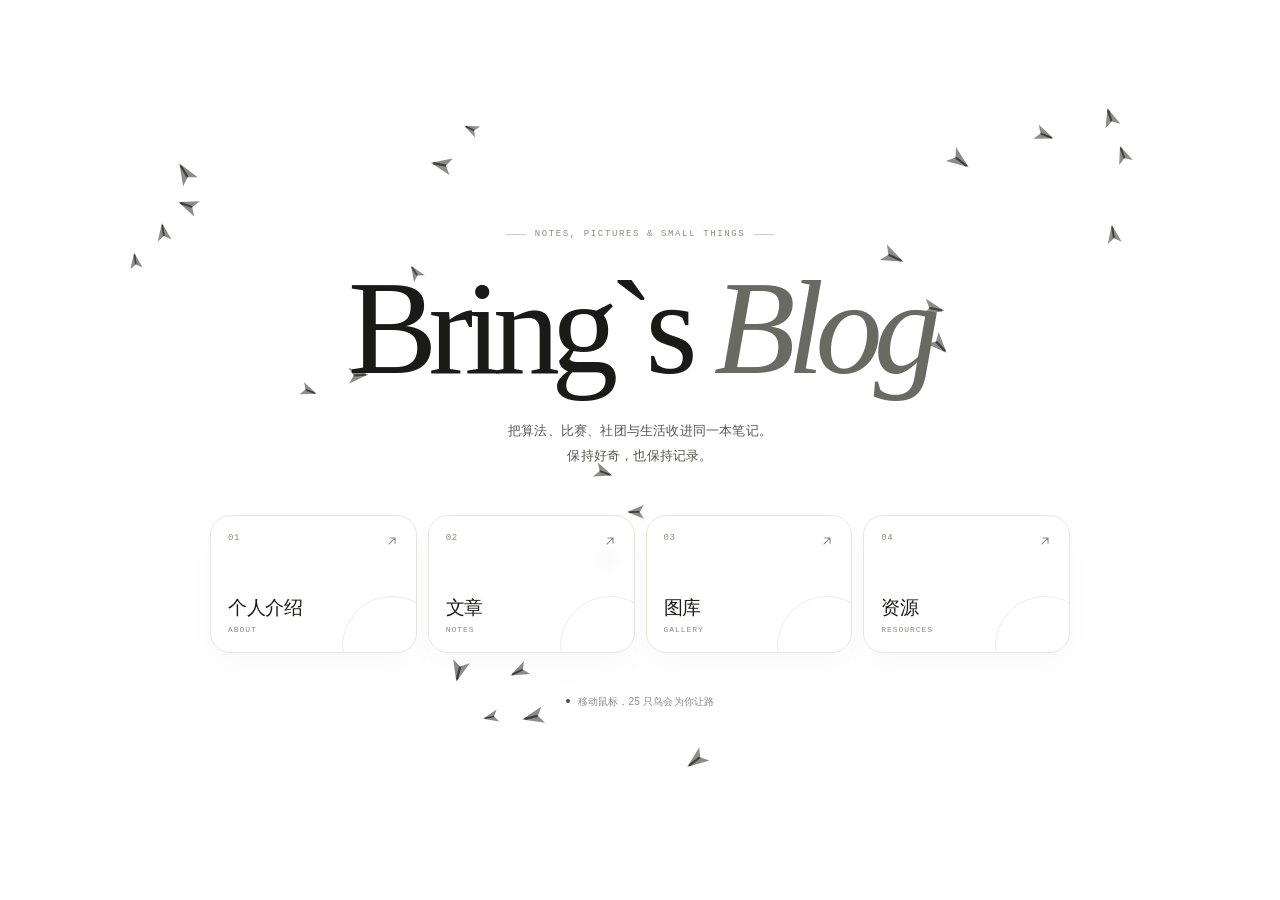
<file: index.html>
<!DOCTYPE html>
<html lang="zh-CN">
<head>
  <meta charset="UTF-8">
  <meta name="viewport" content="width=device-width, initial-scale=1.0">
  <meta name="description" content="Bring`s Blog：算法竞赛、学习笔记、生活图集与资源分享。">
  <meta name="theme-color" content="#ffffff">
  <title>Bring`s Blog — 首页</title>
  <link rel="icon" href="data/favicon.svg" type="image/svg+xml">
  <link rel="stylesheet" href="css/style.css">
</head>
<body class="home-page" data-page="home">
  <a class="skip-link" href="#main">跳到主要内容</a>

  <canvas id="bird-canvas" aria-hidden="true"></canvas>
  <p class="sr-only">首页背景中有 25 只使用群集算法游动的鸟，它们会避开鼠标指针。</p>

  <div class="home-shell">
    <main class="home-main" id="main">
      <p class="home-kicker">Notes, pictures &amp; small things</p>
      <h1 class="home-title">Bring`s <span class="home-title__blog">Blog</span></h1>
      <p class="home-subtitle">
        把算法、比赛、社团与生活收进同一本笔记。<br>
        保持好奇，也保持记录。
      </p>

      <nav class="home-nav" aria-label="主要页面">
        <a class="home-nav__item" href="about.html">
          <span class="home-nav__top">
            <span class="home-nav__num">01</span>
            <svg class="home-nav__arrow" viewBox="0 0 16 16" fill="none" aria-hidden="true">
              <path d="M4.5 11.5 11.5 4.5M5.5 4.5h6v6" stroke="currentColor" stroke-width="1.2" stroke-linecap="round" stroke-linejoin="round"/>
            </svg>
          </span>
          <span class="home-nav__bottom">
            <span class="home-nav__zh">个人介绍</span>
            <span class="home-nav__en">About</span>
          </span>
        </a>

        <a class="home-nav__item" href="articles.html">
          <span class="home-nav__top">
            <span class="home-nav__num">02</span>
            <svg class="home-nav__arrow" viewBox="0 0 16 16" fill="none" aria-hidden="true">
              <path d="M4.5 11.5 11.5 4.5M5.5 4.5h6v6" stroke="currentColor" stroke-width="1.2" stroke-linecap="round" stroke-linejoin="round"/>
            </svg>
          </span>
          <span class="home-nav__bottom">
            <span class="home-nav__zh">文章</span>
            <span class="home-nav__en">Notes</span>
          </span>
        </a>

        <a class="home-nav__item" href="gallery.html">
          <span class="home-nav__top">
            <span class="home-nav__num">03</span>
            <svg class="home-nav__arrow" viewBox="0 0 16 16" fill="none" aria-hidden="true">
              <path d="M4.5 11.5 11.5 4.5M5.5 4.5h6v6" stroke="currentColor" stroke-width="1.2" stroke-linecap="round" stroke-linejoin="round"/>
            </svg>
          </span>
          <span class="home-nav__bottom">
            <span class="home-nav__zh">图库</span>
            <span class="home-nav__en">Gallery</span>
          </span>
        </a>

        <a class="home-nav__item" href="resources.html">
          <span class="home-nav__top">
            <span class="home-nav__num">04</span>
            <svg class="home-nav__arrow" viewBox="0 0 16 16" fill="none" aria-hidden="true">
              <path d="M4.5 11.5 11.5 4.5M5.5 4.5h6v6" stroke="currentColor" stroke-width="1.2" stroke-linecap="round" stroke-linejoin="round"/>
            </svg>
          </span>
          <span class="home-nav__bottom">
            <span class="home-nav__zh">资源</span>
            <span class="home-nav__en">Resources</span>
          </span>
        </a>
      </nav>

      <p class="home-hint">
        <span class="home-hint__dot" aria-hidden="true"></span>
        移动鼠标，25 只鸟会为你让路
      </p>
    </main>

  </div>

  <!-- [前端效果] 品牌与四个导航为静态 HTML；25 只鸟由 js/home.js 在
       Canvas 2D 中本地计算，无后端依赖。
       站点名称与简介可在 control/ 后台修改（data/content/site.json）。 -->
  <script src="js/common.js"></script>
  <script src="js/home.js"></script>
</body>
</html>
</file>
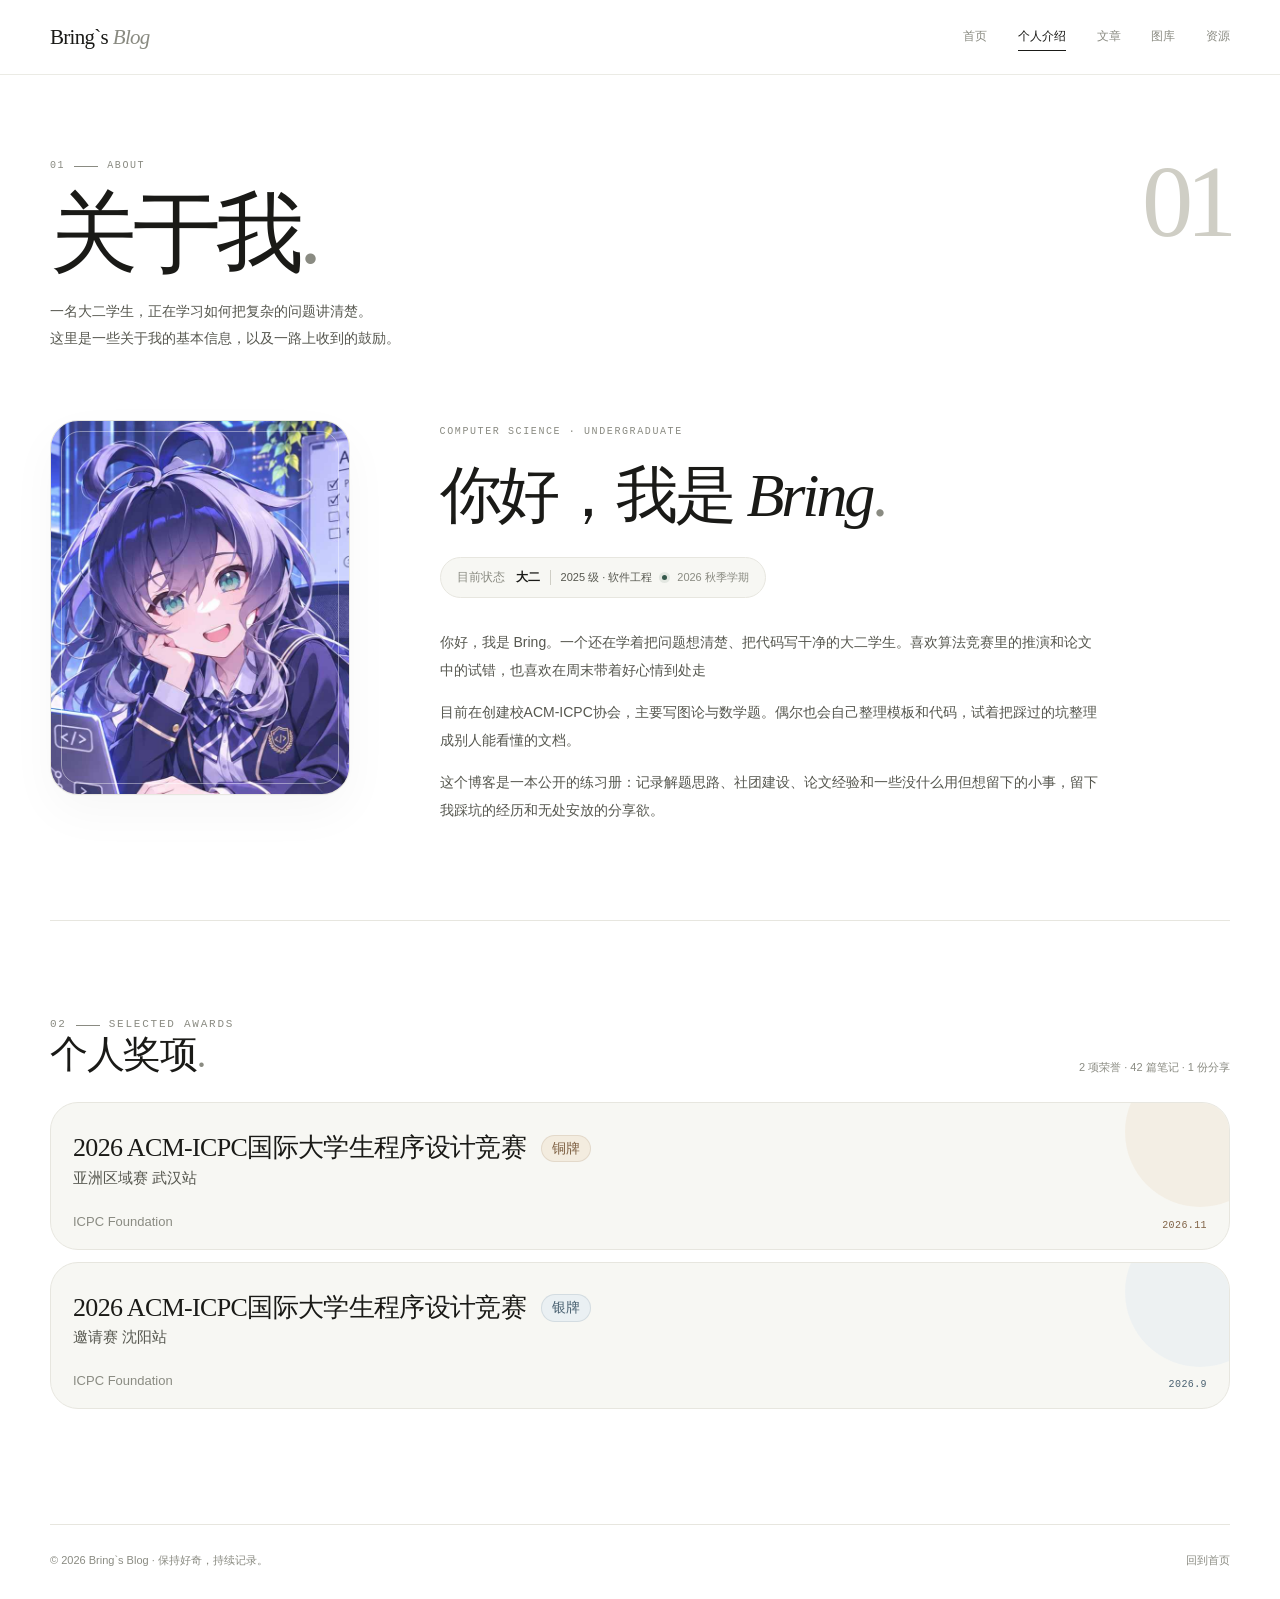
<file: about.html>
<!DOCTYPE html>
<html lang="zh-CN">
<head>
  <meta charset="UTF-8">
  <meta name="viewport" content="width=device-width, initial-scale=1.0">
  <meta name="description" content="关于 Bring：一名大二计算机专业学生的自我介绍、当前状态与个人奖项。">
  <meta name="theme-color" content="#ffffff">
  <title>关于我 — Bring`s Blog</title>
  <link rel="icon" href="data/favicon.svg" type="image/svg+xml">
  <link rel="stylesheet" href="css/style.css">
</head>
<body data-page="about">
  <a class="skip-link" href="#main">跳到主要内容</a>

  <header class="topbar">
    <div class="topbar__inner">
      <a class="brand-mini" href="index.html" aria-label="Bring`s Blog 首页">
        <span>Bring`s</span><span class="brand-mini__suffix">Blog</span>
      </a>
      <button class="menu-toggle" type="button" aria-expanded="false" aria-controls="site-nav" aria-label="打开导航菜单">
        <span>菜单</span><span class="menu-toggle__icon" aria-hidden="true"></span>
      </button>
      <nav class="site-nav" id="site-nav" aria-label="主导航">
        <a href="index.html" data-nav="home">首页</a>
        <a href="about.html" data-nav="about">个人介绍</a>
        <a href="articles.html" data-nav="articles">文章</a>
        <a href="gallery.html" data-nav="gallery">图库</a>
        <a href="resources.html" data-nav="resources">资源</a>
      </nav>
    </div>
  </header>

  <main class="page" id="main">
    <section class="page-intro" aria-labelledby="page-title">
      <div class="page-intro__copy">
        <p class="eyebrow"><span>01</span><span class="eyebrow__line" aria-hidden="true"></span>About</p>
        <h1 class="page-title" id="page-title">关于我<span class="title-dot">.</span></h1>
        <p class="page-lede">
          一名<span id="about-grade">大二</span>学生，正在学习如何把复杂的问题讲清楚。<br>
          这里是一些关于我的基本信息，以及一路上收到的鼓励。
        </p>
      </div>
      <p class="page-folio" aria-hidden="true">01</p>
    </section>

    <section class="about-hero" aria-labelledby="about-name">
      <figure class="about-portrait" data-reveal>
        <div class="about-portrait__frame">
          <img id="profile-avatar" src="data/AR.jpg" alt="Bring 的个人照片" width="790" height="790">
        </div>
      </figure>

      <div class="about-copy" data-reveal>
        <p class="eyebrow">Computer science · Undergraduate</p>
        <h2 class="about-name" id="about-name">你好，我是 <em>Bring</em><span class="title-dot">.</span></h2>

        <div class="about-status" aria-label="目前状态">
          <span class="about-status__label" id="profile-status-label">目前状态</span>
          <strong class="about-status__value" id="profile-status-value">大二</strong>
          <span class="about-status__separator" aria-hidden="true"></span>
          <span class="about-status__detail" id="profile-status-detail">2025 级 · 计算机科学与技术</span>
          <span class="about-status__dot" aria-hidden="true"></span>
          <span class="about-status__term" id="profile-status-term">2026 秋季学期</span>
        </div>

        <div class="about-bio" id="profile-bio">
          <p>你好，我是 Bring。一个还在学着把问题想清楚、把代码写干净的大二学生。喜欢算法竞赛里的推演，也喜欢在周末带着相机到处走。</p>
          <p>目前在校队训练 ICPC，主要写图论与数据结构。这个博客是一本公开的练习册。</p>
        </div>
      </div>
    </section>

    <section class="awards-section" aria-labelledby="awards-title" data-reveal>
      <div class="section-heading">
        <div>
          <p class="eyebrow"><span>02</span><span class="eyebrow__line" aria-hidden="true"></span>Selected awards</p>
          <h2 id="awards-title">个人奖项<span class="title-dot">.</span></h2>
        </div>
        <p class="awards-note" id="awards-note">记录一些被肯定的时刻</p>
      </div>

      <div class="awards-grid" id="awards-grid" aria-live="polite">
        <div class="loading-state"><p>正在整理奖项…</p></div>
      </div>
    </section>
  </main>

  <footer class="site-footer">
    <div class="site-footer__inner">
      <p>© <span data-year>2026</span> Bring`s Blog · 保持好奇，持续记录。</p>
      <div class="footer-links">
        <a href="index.html">回到首页</a>
      </div>
    </div>
  </footer>

  <!-- 本页内容通过 BlogAPI 读取 data/content/site.json、awards.json，
       统计数字由 data/content 下的索引现算。 -->
  <script src="js/api.js"></script>
  <script src="js/common.js"></script>
  <script src="js/about.js"></script>
</body>
</html>
</file>
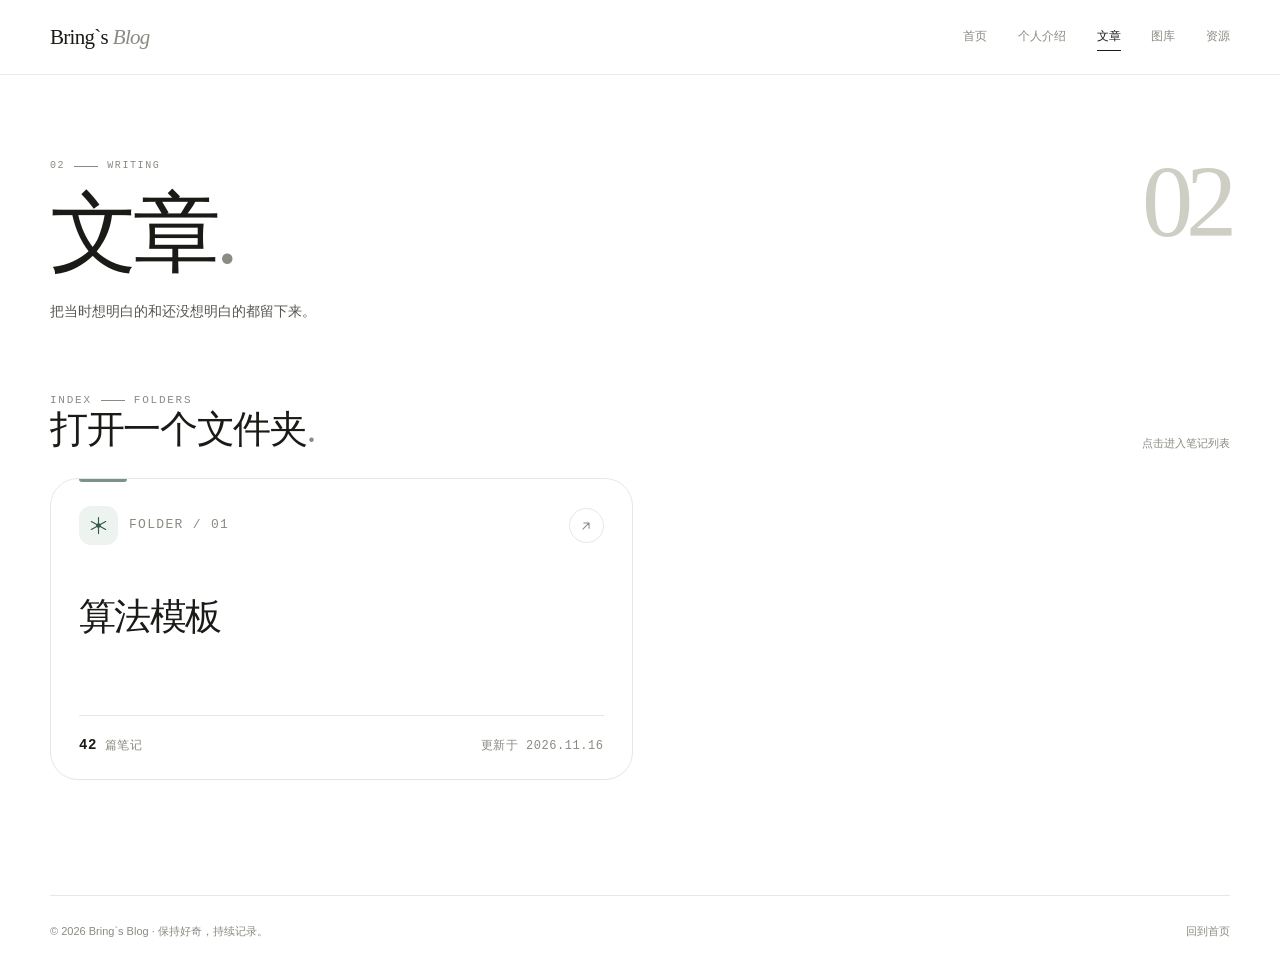
<file: articles.html>
<!DOCTYPE html>
<html lang="zh-CN">
<head>
  <meta charset="UTF-8">
  <meta name="viewport" content="width=device-width, initial-scale=1.0">
  <meta name="description" content="Bring 的文章文件夹：ICPC 题解、算法笔记、社团建设笔记与杂物。">
  <meta name="theme-color" content="#ffffff">
  <title>文章 — Bring`s Blog</title>
  <link rel="icon" href="data/favicon.svg" type="image/svg+xml">
  <link rel="stylesheet" href="css/style.css">
</head>
<body data-page="articles">
  <a class="skip-link" href="#main">跳到主要内容</a>

  <header class="topbar">
    <div class="topbar__inner">
      <a class="brand-mini" href="index.html" aria-label="Bring`s Blog 首页">
        <span>Bring`s</span><span class="brand-mini__suffix">Blog</span>
      </a>
      <button class="menu-toggle" type="button" aria-expanded="false" aria-controls="site-nav" aria-label="打开导航菜单">
        <span>菜单</span><span class="menu-toggle__icon" aria-hidden="true"></span>
      </button>
      <nav class="site-nav" id="site-nav" aria-label="主导航">
        <a href="index.html" data-nav="home">首页</a>
        <a href="about.html" data-nav="about">个人介绍</a>
        <a href="articles.html" data-nav="articles">文章</a>
        <a href="gallery.html" data-nav="gallery">图库</a>
        <a href="resources.html" data-nav="resources">资源</a>
      </nav>
    </div>
  </header>

  <main class="page" id="main">
    <section class="page-intro" aria-labelledby="page-title">
      <div class="page-intro__copy">
        <p class="eyebrow"><span>02</span><span class="eyebrow__line" aria-hidden="true"></span>Writing</p>
        <h1 class="page-title" id="page-title">文章<span class="title-dot">.</span></h1>
        <p class="page-lede">
          把当时想明白的和还没想明白的都留下来。
        </p>
      </div>
      <p class="page-folio" aria-hidden="true">02</p>
    </section>

    <section class="folders-section" aria-labelledby="folders-heading">
      <div class="section-heading">
        <div>
          <p class="eyebrow"><span>Index</span><span class="eyebrow__line" aria-hidden="true"></span>Folders</p>
          <h2 id="folders-heading">打开一个文件夹<span class="title-dot">.</span></h2>
        </div>
        <p>点击进入笔记列表</p>
      </div>

      <div class="folder-grid" id="folder-grid" aria-live="polite">
        <div class="loading-state"><p>正在打开文件夹…</p></div>
      </div>
    </section>
  </main>

  <footer class="site-footer">
    <div class="site-footer__inner">
      <p>© <span data-year>2026</span> Bring`s Blog · 保持好奇，持续记录。</p>
      <div class="footer-links">
        <a href="index.html">回到首页</a>
      </div>
    </div>
  </footer>

  <!-- 文件夹与计数由 BlogAPI 读取 data/content/article-folders.json
       与 notes-index.json 现算。 -->
  <script src="js/api.js"></script>
  <script src="js/common.js"></script>
  <script src="js/articles.js"></script>
</body>
</html>
</file>
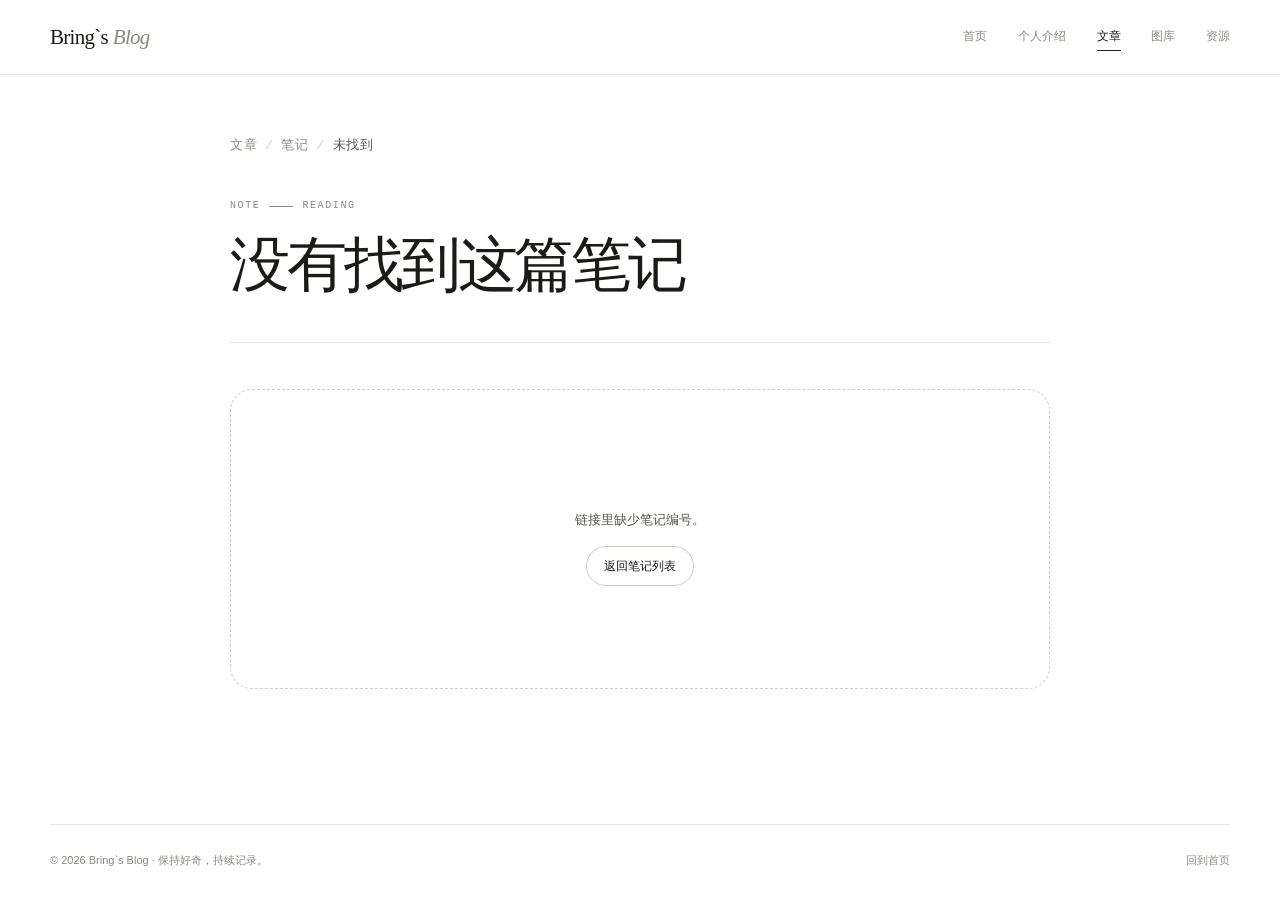
<file: note.html>
<!DOCTYPE html>
<html lang="zh-CN">
<head>
  <meta charset="UTF-8">
  <meta name="viewport" content="width=device-width, initial-scale=1.0">
  <meta name="description" content="Bring 的笔记：解题思路、算法整理与生活记录。">
  <meta name="theme-color" content="#ffffff">
  <title>笔记 — Bring`s Blog</title>
  <link rel="icon" href="data/favicon.svg" type="image/svg+xml">
  <link rel="stylesheet" href="css/vendor/katex.min.css">
  <link rel="stylesheet" href="css/vendor/highlight.css">
  <link rel="stylesheet" href="css/style.css">
</head>
<body data-page="note">
  <a class="skip-link" href="#main">跳到主要内容</a>

  <header class="topbar">
    <div class="topbar__inner">
      <a class="brand-mini" href="index.html" aria-label="Bring`s Blog 首页">
        <span>Bring`s</span><span class="brand-mini__suffix">Blog</span>
      </a>
      <button class="menu-toggle" type="button" aria-expanded="false" aria-controls="site-nav" aria-label="打开导航菜单">
        <span>菜单</span><span class="menu-toggle__icon" aria-hidden="true"></span>
      </button>
      <nav class="site-nav" id="site-nav" aria-label="主导航">
        <a href="index.html" data-nav="home">首页</a>
        <a href="about.html" data-nav="about">个人介绍</a>
        <a href="articles.html" data-nav="articles">文章</a>
        <a href="gallery.html" data-nav="gallery">图库</a>
        <a href="resources.html" data-nav="resources">资源</a>
      </nav>
    </div>
  </header>

  <main class="page note-page" id="main">
    <nav class="breadcrumb note-breadcrumb" aria-label="面包屑">
      <a href="articles.html">文章</a>
      <span class="breadcrumb__sep" aria-hidden="true">/</span>
      <span id="note-crumb-folder"><a href="notes.html">笔记</a></span>
      <span class="breadcrumb__sep" aria-hidden="true">/</span>
      <span id="note-crumb-title" aria-current="page">正在打开</span>
    </nav>

    <article class="note-shell" id="note-shell">
      <header class="note-header">
        <p class="eyebrow" id="note-kicker"><span>Note</span><span class="eyebrow__line" aria-hidden="true"></span>Reading</p>
        <h1 class="note-title" id="note-title">正在打开笔记…</h1>
      </header>

      <div class="note-body" id="note-body">
        <div class="loading-state"><p>正在准备内容…</p></div>
      </div>

      <div class="note-end" id="note-end" hidden>
        <span>End of note</span>
        <a class="back-link" id="note-back" href="notes.html">← 返回列表</a>
      </div>
    </article>

  </main>

  <footer class="site-footer">
    <div class="site-footer__inner">
      <p>© <span data-year>2026</span> Bring`s Blog · 保持好奇，持续记录。</p>
      <div class="footer-links">
        <a href="index.html">回到首页</a>
      </div>
    </div>
  </footer>

  <!-- 正文由 data/note_html/{id}.json 提供（{ id, body }），
       上一篇/下一篇在 notes-index.json 上计算。body 必须是可信的清洗后 HTML。 -->
  <script src="js/api.js"></script>
  <script src="js/common.js"></script>
  <script src="js/note.js"></script>
</body>
</html>
</file>
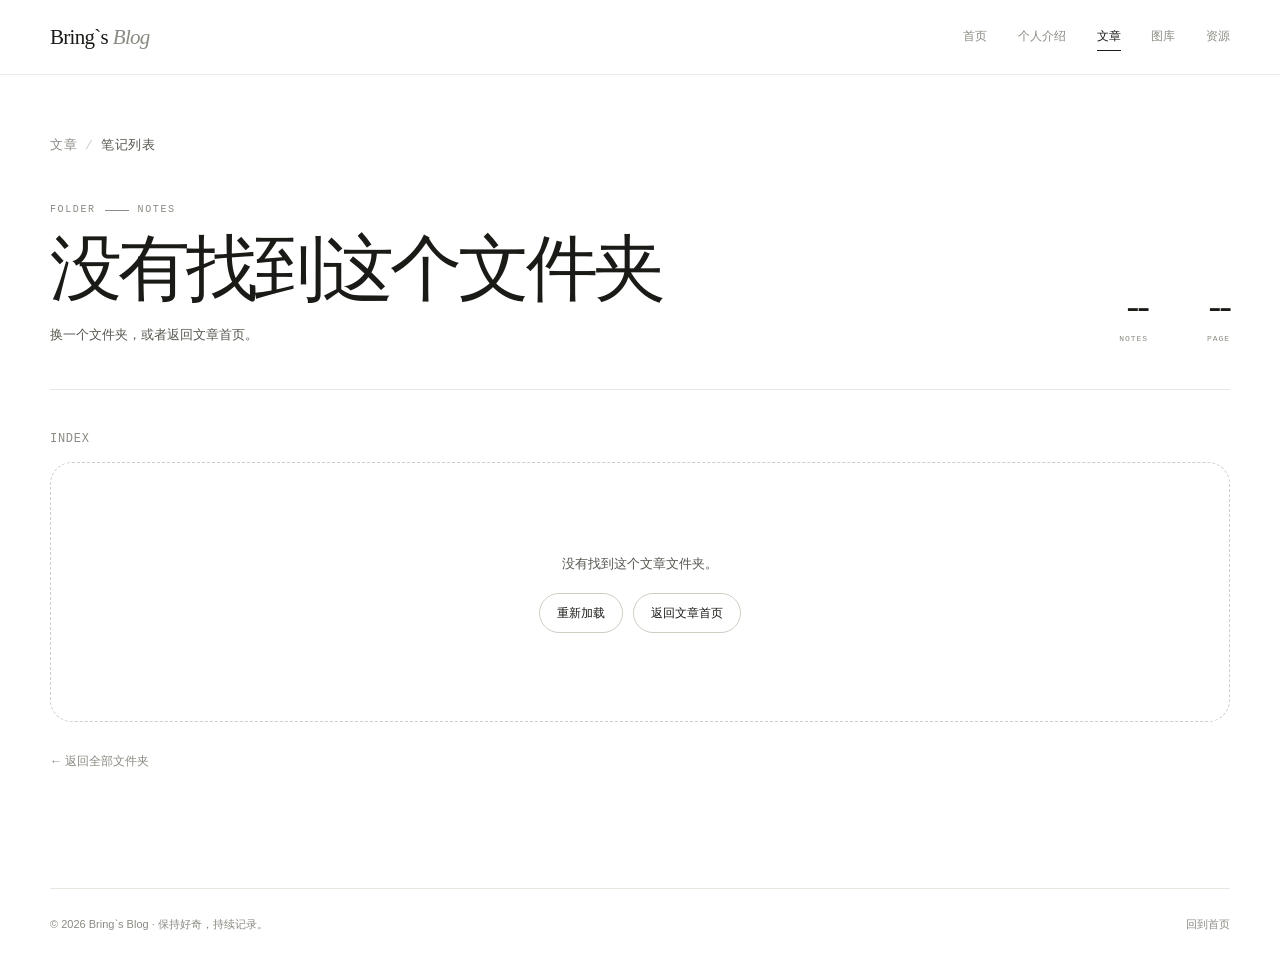
<file: notes.html>
<!DOCTYPE html>
<html lang="zh-CN">
<head>
  <meta charset="UTF-8">
  <meta name="viewport" content="width=device-width, initial-scale=1.0">
  <meta name="description" content="Bring 的笔记列表：按文件夹分类，分页浏览。">
  <meta name="theme-color" content="#ffffff">
  <title>笔记列表 — Bring`s Blog</title>
  <link rel="icon" href="data/favicon.svg" type="image/svg+xml">
  <link rel="stylesheet" href="css/style.css">
</head>
<body data-page="notes">
  <a class="skip-link" href="#main">跳到主要内容</a>

  <header class="topbar">
    <div class="topbar__inner">
      <a class="brand-mini" href="index.html" aria-label="Bring`s Blog 首页">
        <span>Bring`s</span><span class="brand-mini__suffix">Blog</span>
      </a>
      <button class="menu-toggle" type="button" aria-expanded="false" aria-controls="site-nav" aria-label="打开导航菜单">
        <span>菜单</span><span class="menu-toggle__icon" aria-hidden="true"></span>
      </button>
      <nav class="site-nav" id="site-nav" aria-label="主导航">
        <a href="index.html" data-nav="home">首页</a>
        <a href="about.html" data-nav="about">个人介绍</a>
        <a href="articles.html" data-nav="articles">文章</a>
        <a href="gallery.html" data-nav="gallery">图库</a>
        <a href="resources.html" data-nav="resources">资源</a>
      </nav>
    </div>
  </header>

  <main class="page notes-page" id="main">
    <nav class="breadcrumb" aria-label="面包屑">
      <a href="articles.html">文章</a>
      <span class="breadcrumb__sep" aria-hidden="true">/</span>
      <span id="notes-crumb" aria-current="page">笔记列表</span>
    </nav>

    <section class="notes-hero" aria-labelledby="notes-title">
      <div class="notes-hero__copy">
        <p class="eyebrow" id="notes-eyebrow"><span>Folder</span><span class="eyebrow__line" aria-hidden="true"></span>Notes</p>
        <h1 class="notes-title" id="notes-title">笔记列表<span class="title-dot">.</span></h1>
        <p class="notes-description" id="notes-description">正在整理这个文件夹里的笔记…</p>
      </div>
      <div class="notes-stats" aria-label="笔记统计">
        <div class="notes-stat">
          <strong id="notes-total">--</strong>
          <span>Notes</span>
        </div>
        <div class="notes-stat">
          <strong id="notes-page-current">--</strong>
          <span>Page</span>
        </div>
      </div>
    </section>

    <section class="notes-list-section" aria-labelledby="notes-list-heading">
      <div class="notes-list-heading">
        <h2 class="sr-only" id="notes-list-heading">笔记列表</h2>
        <span id="notes-list-label">Index</span>
      </div>

      <div class="notes-list" id="notes-list" aria-live="polite">
        <div class="loading-state"><p>正在读取笔记…</p></div>
      </div>
      <div id="notes-pagination"></div>

      <p class="notes-back">
        <a class="back-link" href="articles.html">← 返回全部文件夹</a>
      </p>
    </section>
  </main>

  <footer class="site-footer">
    <div class="site-footer__inner">
      <p>© <span data-year>2026</span> Bring`s Blog · 保持好奇，持续记录。</p>
      <div class="footer-links">
        <a href="index.html">回到首页</a>
      </div>
    </div>
  </footer>

  <!-- 笔记列表在 data/content/notes-index.json 上计算：
       items / page / pageSize / total / totalPages 与 folder。 -->
  <script src="js/api.js"></script>
  <script src="js/common.js"></script>
  <script src="js/notes.js"></script>
</body>
</html>
</file>
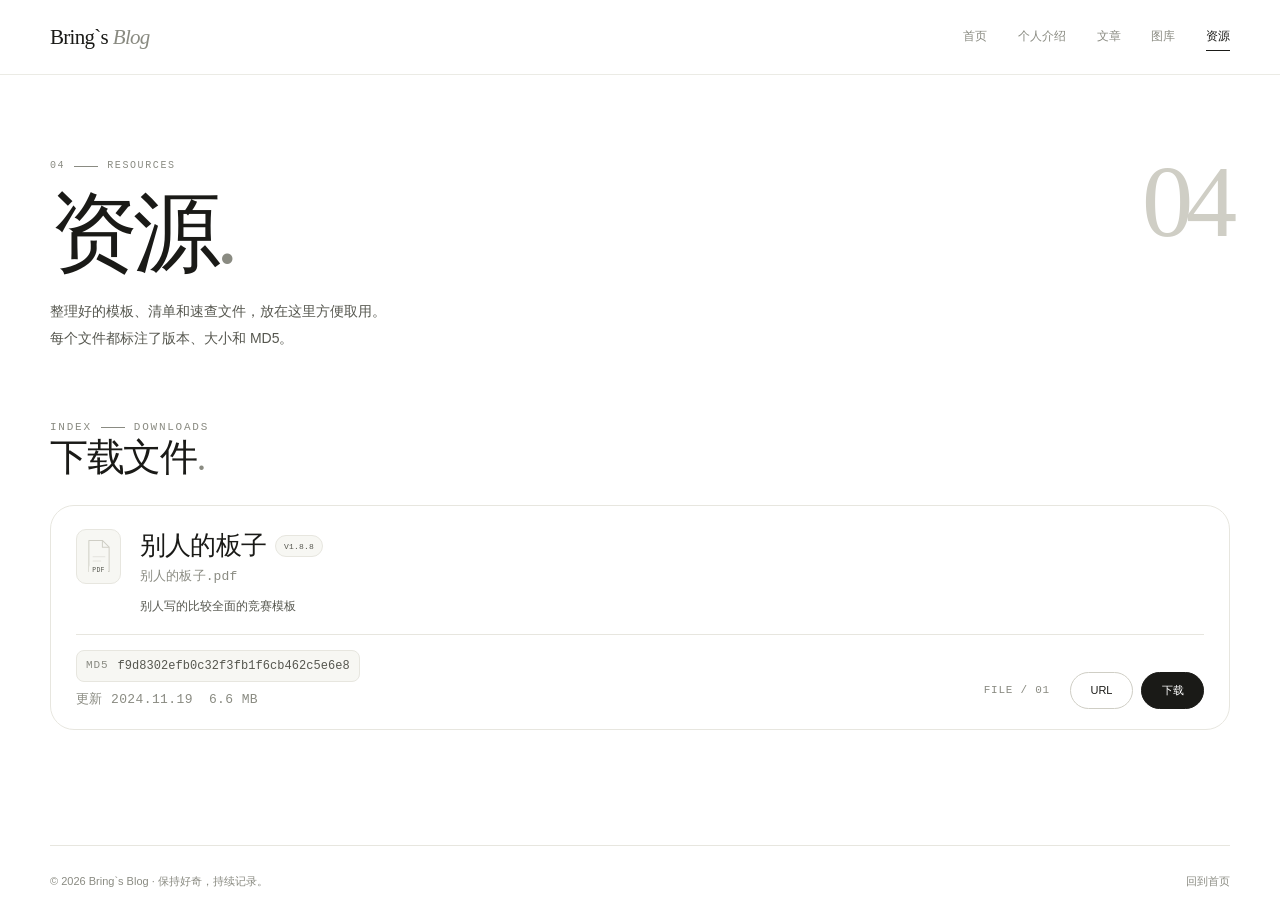
<file: resources.html>
<!DOCTYPE html>
<html lang="zh-CN">
<head>
  <meta charset="UTF-8">
  <meta name="viewport" content="width=device-width, initial-scale=1.0">
  <meta name="description" content="Bring 的资源下载：ICPC 模板、算法速查、社团工具箱与写作约定，包含 MD5 与版本信息。">
  <meta name="theme-color" content="#ffffff">
  <title>资源 — Bring`s Blog</title>
  <link rel="icon" href="data/favicon.svg" type="image/svg+xml">
  <link rel="stylesheet" href="css/style.css">
</head>
<body data-page="resources">
  <a class="skip-link" href="#main">跳到主要内容</a>

  <header class="topbar">
    <div class="topbar__inner">
      <a class="brand-mini" href="index.html" aria-label="Bring`s Blog 首页">
        <span>Bring`s</span><span class="brand-mini__suffix">Blog</span>
      </a>
      <button class="menu-toggle" type="button" aria-expanded="false" aria-controls="site-nav" aria-label="打开导航菜单">
        <span>菜单</span><span class="menu-toggle__icon" aria-hidden="true"></span>
      </button>
      <nav class="site-nav" id="site-nav" aria-label="主导航">
        <a href="index.html" data-nav="home">首页</a>
        <a href="about.html" data-nav="about">个人介绍</a>
        <a href="articles.html" data-nav="articles">文章</a>
        <a href="gallery.html" data-nav="gallery">图库</a>
        <a href="resources.html" data-nav="resources">资源</a>
      </nav>
    </div>
  </header>

  <main class="page" id="main">
    <section class="page-intro" aria-labelledby="page-title">
      <div class="page-intro__copy">
        <p class="eyebrow"><span>04</span><span class="eyebrow__line" aria-hidden="true"></span>Resources</p>
        <h1 class="page-title" id="page-title">资源<span class="title-dot">.</span></h1>
        <p class="page-lede">
          整理好的模板、清单和速查文件，放在这里方便取用。<br>
          每个文件都标注了版本、大小和 MD5。
        </p>
      </div>
      <p class="page-folio" aria-hidden="true">04</p>
    </section>

    <section class="resources-section" aria-labelledby="resources-heading">
      <div class="section-heading">
        <div>
          <p class="eyebrow"><span>Index</span><span class="eyebrow__line" aria-hidden="true"></span>Downloads</p>
          <h2 id="resources-heading">下载文件<span class="title-dot">.</span></h2>
        </div>
      </div>

      <div class="resource-list" id="resource-list" aria-live="polite">
        <div class="loading-state"><p>正在读取文件列表…</p></div>
      </div>
      <div id="resource-pagination"></div>
    </section>
  </main>

  <footer class="site-footer">
    <div class="site-footer__inner">
      <p>© <span data-year>2026</span> Bring`s Blog · 保持好奇，持续记录。</p>
      <div class="footer-links">
        <a href="index.html">回到首页</a>
      </div>
    </div>
  </footer>

  <!-- 资源分页在 data/content/resources.json 上计算；
       文件本体位于 data/files/<名称>/，由后台 control/ 上传与管理。 -->
  <script src="js/api.js"></script>
  <script src="js/common.js"></script>
  <script src="js/resources.js"></script>
</body>
</html>
</file>
<file: css/style.css>
/* ==========================================================================
   Bring`s Blog — global foundation
   White, quiet, editorial. No external libraries or web fonts.
   ========================================================================== */

:root {
  --paper: #ffffff;
  --paper-soft: #f7f7f3;
  --paper-warm: #f3f1eb;
  --ink: #1a1a17;
  --ink-soft: #56574f;
  --ink-muted: #8a8b82;
  --line: #e7e6df;
  --line-strong: #cfcec5;
  --accent: #34584b;
  --accent-soft: #edf3ef;
  --serif: "Iowan Old Style", "Baskerville", "Songti SC", "Noto Serif CJK SC",
    "Source Han Serif SC", "Times New Roman", serif;
  --sans: "SF Pro Text", "Helvetica Neue", -apple-system, BlinkMacSystemFont,
    "Segoe UI", "PingFang SC", "Hiragino Sans GB", "Microsoft YaHei",
    sans-serif;
  --mono: "SFMono-Regular", "Cascadia Code", "SF Mono", Consolas,
    "Liberation Mono", monospace;
  --container: 1180px;
  --container-narrow: 900px;
  --radius-xl: 28px;
  --radius-lg: 22px;
  --radius-md: 16px;
  --radius-sm: 12px;
  --shadow-soft: 0 1px 2px rgba(25, 25, 20, 0.025),
    0 18px 48px rgba(25, 25, 20, 0.035);
  --topbar-height: 74px;
  --ease-out: cubic-bezier(0.22, 1, 0.36, 1);
}

*,
*::before,
*::after {
  box-sizing: border-box;
}

html {
  scroll-behavior: smooth;
  -webkit-text-size-adjust: 100%;
}

body {
  margin: 0;
  min-width: 280px;
  background: var(--paper);
  color: var(--ink);
  font-family: var(--sans);
  font-size: 15px;
  line-height: 1.65;
  -webkit-font-smoothing: antialiased;
  text-rendering: optimizeLegibility;
}

body:not(.home-page) {
  display: flex;
  flex-direction: column;
  min-height: 100svh;
}

body.modal-open,
body.menu-open {
  overflow: hidden;
}

main {
  display: block;
}

img,
svg {
  display: block;
  max-width: 100%;
}

img {
  height: auto;
}

a {
  color: inherit;
  text-decoration: none;
}

button,
input,
select,
textarea {
  font: inherit;
}

button {
  color: inherit;
}

button,
a {
  -webkit-tap-highlight-color: transparent;
}

h1,
h2,
h3,
h4,
p,
figure,
blockquote,
ul,
ol {
  margin: 0;
}

ul,
ol {
  padding: 0;
  list-style: none;
}

::selection {
  color: var(--paper);
  background: var(--ink);
}

:focus-visible {
  outline: 2px solid var(--accent);
  outline-offset: 4px;
}

[hidden] {
  display: none !important;
}

.sr-only {
  position: absolute !important;
  width: 1px !important;
  height: 1px !important;
  padding: 0 !important;
  margin: -1px !important;
  overflow: hidden !important;
  clip: rect(0, 0, 0, 0) !important;
  white-space: nowrap !important;
  border: 0 !important;
}

.skip-link {
  position: fixed;
  top: 12px;
  left: 12px;
  z-index: 200;
  padding: 9px 14px;
  color: var(--paper);
  background: var(--ink);
  border-radius: 8px;
  font-size: 13px;
  transform: translateY(-160%);
  transition: transform 0.2s ease;
}

.skip-link:focus {
  transform: translateY(0);
}

/* --------------------------------------------------------------------------
   Shared type & utility
   -------------------------------------------------------------------------- */

.eyebrow {
  display: flex;
  align-items: center;
  gap: 9px;
  color: var(--ink-muted);
  font-family: var(--mono);
  font-size: 10px;
  font-weight: 500;
  letter-spacing: 0.16em;
  line-height: 1.4;
  text-transform: uppercase;
}

.eyebrow__line {
  display: inline-block;
  width: 24px;
  height: 1px;
  background: currentColor;
  flex: 0 0 auto;
}

.title-dot {
  color: var(--ink-muted);
}

.mono {
  font-family: var(--mono);
}

.muted {
  color: var(--ink-muted);
}

.soft {
  color: var(--ink-soft);
}

.button {
  display: inline-flex;
  align-items: center;
  justify-content: center;
  gap: 7px;
  min-height: 40px;
  padding: 9px 17px;
  border: 1px solid var(--line-strong);
  border-radius: 999px;
  background: var(--paper);
  color: var(--ink);
  font-size: 12px;
  font-weight: 500;
  line-height: 1;
  white-space: nowrap;
  cursor: pointer;
  transition: color 0.25s ease, background-color 0.25s ease,
    border-color 0.25s ease, transform 0.25s var(--ease-out);
}

.button:hover {
  transform: translateY(-1px);
}

.button--dark {
  color: var(--paper);
  background: var(--ink);
  border-color: var(--ink);
}

.button--dark:hover {
  background: #393934;
  border-color: #393934;
}

.button--ghost:hover {
  background: var(--paper-soft);
  border-color: var(--ink-muted);
}

.text-link {
  display: inline-flex;
  align-items: center;
  gap: 6px;
  color: var(--ink);
  font-size: 12px;
  border-bottom: 1px solid var(--line-strong);
  padding-bottom: 2px;
  transition: border-color 0.2s ease, color 0.2s ease;
}

.text-link:hover {
  color: var(--accent);
  border-color: var(--accent);
}

.back-link {
  display: inline-flex;
  align-items: center;
  gap: 8px;
  color: var(--ink-muted);
  font-size: 12px;
  line-height: 1.4;
  transition: color 0.2s ease;
}

.back-link:hover {
  color: var(--ink);
}

/* --------------------------------------------------------------------------
   Top navigation
   -------------------------------------------------------------------------- */

.topbar {
  position: sticky;
  top: 0;
  z-index: 60;
  background: rgba(255, 255, 255, 0.88);
  border-bottom: 1px solid rgba(231, 230, 223, 0.8);
  -webkit-backdrop-filter: blur(18px);
  backdrop-filter: blur(18px);
}

.topbar__inner {
  width: min(calc(100% - 48px), var(--container));
  min-height: var(--topbar-height);
  margin: 0 auto;
  display: flex;
  align-items: center;
  justify-content: space-between;
  gap: 32px;
}

.brand-mini {
  display: inline-flex;
  align-items: baseline;
  gap: 5px;
  flex: 0 0 auto;
  font-family: var(--serif);
  font-size: 21px;
  font-weight: 500;
  letter-spacing: -0.035em;
  line-height: 1;
}

.brand-mini__suffix {
  color: var(--ink-muted);
  font-style: italic;
  font-weight: 400;
}

.site-nav {
  display: flex;
  align-items: center;
  gap: clamp(16px, 2.4vw, 32px);
}

.site-nav a {
  position: relative;
  padding: 8px 0;
  color: var(--ink-muted);
  font-size: 12px;
  line-height: 1.3;
  white-space: nowrap;
  transition: color 0.2s ease;
}

.site-nav a::after {
  position: absolute;
  right: 0;
  bottom: 2px;
  left: 0;
  height: 1px;
  background: var(--ink);
  content: "";
  transform: scaleX(0);
  transform-origin: right;
  transition: transform 0.3s var(--ease-out);
}

.site-nav a:hover,
.site-nav a[aria-current="page"] {
  color: var(--ink);
}

.site-nav a:hover::after,
.site-nav a[aria-current="page"]::after {
  transform: scaleX(1);
  transform-origin: left;
}

.menu-toggle {
  display: none;
  align-items: center;
  gap: 10px;
  padding: 8px 0;
  background: transparent;
  border: 0;
  font-size: 12px;
  cursor: pointer;
}

.menu-toggle__icon {
  position: relative;
  display: block;
  width: 16px;
  height: 10px;
}

.menu-toggle__icon::before,
.menu-toggle__icon::after {
  position: absolute;
  left: 0;
  width: 16px;
  height: 1px;
  background: currentColor;
  content: "";
  transition: top 0.25s ease, transform 0.25s ease;
}

.menu-toggle__icon::before {
  top: 1px;
}

.menu-toggle__icon::after {
  top: 8px;
}

body.menu-open .menu-toggle__icon::before {
  top: 5px;
  transform: rotate(45deg);
}

body.menu-open .menu-toggle__icon::after {
  top: 5px;
  transform: rotate(-45deg);
}

/* --------------------------------------------------------------------------
   Layout, page intros, footer
   -------------------------------------------------------------------------- */

.page {
  width: min(calc(100% - 48px), var(--container));
  margin: 0 auto;
  padding: clamp(44px, 6.6vw, 88px) 0 0;
  flex: 1 0 auto;
}

.page-intro {
  display: grid;
  grid-template-columns: minmax(0, 1fr) auto;
  align-items: start;
  gap: 40px;
  margin-bottom: clamp(40px, 5.4vw, 68px);
}

.page-intro__copy {
  min-width: 0;
}

.page-title {
  margin-top: 18px;
  font-family: var(--serif);
  font-size: clamp(48px, 7.2vw, 88px);
  font-weight: 400;
  line-height: 0.98;
  letter-spacing: -0.055em;
}

.page-lede {
  max-width: 560px;
  margin-top: 20px;
  color: var(--ink-soft);
  font-size: 14px;
  line-height: 1.95;
}

.page-folio {
  padding-top: 2px;
  color: var(--line-strong);
  font-family: var(--serif);
  font-size: clamp(54px, 8vw, 104px);
  font-weight: 400;
  line-height: 0.8;
  letter-spacing: -0.07em;
  font-variant-numeric: lining-nums tabular-nums;
}

.section-heading {
  display: flex;
  align-items: flex-end;
  justify-content: space-between;
  gap: 24px;
  margin-bottom: 26px;
}

.section-heading h2 {
  font-family: var(--serif);
  font-size: clamp(27px, 3.6vw, 38px);
  font-weight: 400;
  line-height: 1.15;
  letter-spacing: -0.035em;
}

.section-heading p {
  color: var(--ink-muted);
  font-size: 11px;
}

.site-footer {
  flex: 0 0 auto;
  width: min(calc(100% - 48px), var(--container));
  margin: clamp(64px, 9vw, 120px) auto 0;
  padding: 27px 0 30px;
  border-top: 1px solid var(--line);
}

.site-footer__inner {
  display: flex;
  align-items: center;
  justify-content: space-between;
  gap: 24px;
  color: var(--ink-muted);
  font-size: 11px;
  line-height: 1.6;
}

.site-footer__note {
  display: flex;
  align-items: center;
  gap: 7px;
}

.site-footer__note::before {
  width: 4px;
  height: 4px;
  border-radius: 50%;
  background: var(--accent);
  content: "";
}

.footer-links {
  display: flex;
  align-items: center;
  gap: 18px;
}

.footer-links a {
  color: var(--ink-muted);
  transition: color 0.2s ease;
}

.footer-links a:hover {
  color: var(--ink);
}

/* --------------------------------------------------------------------------
   States & pagination
   -------------------------------------------------------------------------- */

.loading-state,
.empty-state,
.error-state {
  display: grid;
  place-items: center;
  min-height: 240px;
  padding: 48px 24px;
  color: var(--ink-muted);
  text-align: center;
  border: 1px dashed var(--line-strong);
  border-radius: var(--radius-lg);
}

.loading-state::before {
  width: 18px;
  height: 18px;
  margin-bottom: 14px;
  border: 1px solid var(--line-strong);
  border-top-color: var(--ink);
  border-radius: 50%;
  content: "";
  animation: spin 0.8s linear infinite;
}

.loading-state p {
  font-size: 12px;
}

.error-state {
  color: var(--ink-soft);
}

.error-state p {
  max-width: 360px;
  font-size: 13px;
  line-height: 1.8;
}

.error-state__actions {
  display: flex;
  flex-wrap: wrap;
  justify-content: center;
  gap: 10px;
  margin-top: 18px;
}

.empty-state h2 {
  margin-bottom: 8px;
  color: var(--ink);
  font-family: var(--serif);
  font-size: 26px;
  font-weight: 400;
}

.empty-state h3 {
  margin-bottom: 8px;
  color: var(--ink);
  font-family: var(--serif);
  font-size: 21px;
  font-weight: 400;
}

.empty-state p {
  font-size: 12px;
}

.pagination {
  display: flex;
  align-items: center;
  justify-content: center;
  gap: 7px;
  margin-top: 34px;
}

.pagination__label {
  margin-right: 10px;
  color: var(--ink-muted);
  font-family: var(--mono);
  font-size: 10px;
  letter-spacing: 0.1em;
  text-transform: uppercase;
}

.page-button {
  display: inline-flex;
  align-items: center;
  justify-content: center;
  min-width: 38px;
  height: 38px;
  padding: 0 11px;
  color: var(--ink-soft);
  background: transparent;
  border: 1px solid var(--line);
  border-radius: 50%;
  font-family: var(--mono);
  font-size: 11px;
  line-height: 1;
  transition: color 0.2s ease, background-color 0.2s ease,
    border-color 0.2s ease;
}

a.page-button:hover {
  color: var(--ink);
  background: var(--paper-soft);
  border-color: var(--line-strong);
}

.page-button[aria-current="page"] {
  color: var(--paper);
  background: var(--ink);
  border-color: var(--ink);
}

.page-button--arrow {
  width: 38px;
  padding: 0;
  border-radius: 50%;
  font-family: var(--sans);
  font-size: 14px;
}

.page-button--disabled {
  opacity: 0.35;
  pointer-events: none;
}

/* --------------------------------------------------------------------------
   Gentle entrance
   -------------------------------------------------------------------------- */

@keyframes spin {
  to {
    transform: rotate(360deg);
  }
}

@keyframes rise-in {
  from {
    opacity: 0;
    transform: translateY(18px);
  }
  to {
    opacity: 1;
    transform: translateY(0);
  }
}

@keyframes fade-in {
  from {
    opacity: 0;
  }
  to {
    opacity: 1;
  }
}

.page-intro {
  animation: rise-in 0.75s var(--ease-out) both;
}

.js [data-reveal] {
  opacity: 0;
  transform: translateY(18px);
  transition: opacity 0.75s var(--ease-out), transform 0.75s var(--ease-out);
}

.js [data-reveal].is-visible {
  opacity: 1;
  transform: translateY(0);
}

/* --------------------------------------------------------------------------
   Home
   -------------------------------------------------------------------------- */

.home-page {
  min-height: 100svh;
  overflow: hidden;
  background: var(--paper);
}

#bird-canvas {
  position: fixed;
  inset: 0;
  z-index: 0;
  width: 100%;
  height: 100%;
  pointer-events: none;
}

.home-shell {
  position: relative;
  z-index: 1;
  display: flex;
  flex-direction: column;
  min-height: 100svh;
  padding: 24px clamp(20px, 4vw, 48px) 20px;
}

.home-topline {
  display: flex;
  align-items: center;
  justify-content: space-between;
  gap: 24px;
  color: var(--ink-muted);
  font-family: var(--mono);
  font-size: 9px;
  line-height: 1.4;
  letter-spacing: 0.14em;
  text-transform: uppercase;
}

.home-topline__right {
  text-align: right;
}

.home-main {
  display: flex;
  flex: 1;
  flex-direction: column;
  align-items: center;
  justify-content: center;
  width: 100%;
  padding: clamp(36px, 7vh, 74px) 0 clamp(20px, 3.5vh, 34px);
  text-align: center;
}

.home-kicker {
  display: inline-flex;
  align-items: center;
  gap: 9px;
  color: var(--ink-muted);
  font-family: var(--mono);
  font-size: 9px;
  letter-spacing: 0.18em;
  text-transform: uppercase;
  animation: fade-in 0.9s ease both;
}

.home-kicker::before,
.home-kicker::after {
  width: 20px;
  height: 1px;
  background: var(--line-strong);
  content: "";
}

.home-title {
  margin-top: clamp(18px, 3vh, 28px);
  font-family: var(--serif);
  font-size: clamp(64px, 10.6vw, 134px);
  font-weight: 400;
  line-height: 0.9;
  letter-spacing: -0.065em;
  white-space: nowrap;
  animation: rise-in 0.9s var(--ease-out) both;
}

.home-title__blog {
  color: #696a62;
  font-style: italic;
  font-weight: 400;
}

.home-subtitle {
  max-width: 470px;
  margin-top: clamp(20px, 3.2vh, 30px);
  color: var(--ink-soft);
  font-size: 13px;
  line-height: 1.95;
  letter-spacing: 0.015em;
  animation: rise-in 0.9s 0.08s var(--ease-out) both;
}

.home-nav {
  display: grid;
  grid-template-columns: repeat(4, minmax(0, 1fr));
  gap: 11px;
  width: min(100%, 860px);
  margin-top: clamp(34px, 5.2vh, 54px);
  animation: rise-in 0.9s 0.16s var(--ease-out) both;
}

.home-nav__item {
  position: relative;
  display: flex;
  flex-direction: column;
  justify-content: space-between;
  min-height: 138px;
  padding: 18px 17px 17px;
  overflow: hidden;
  text-align: left;
  background: rgba(255, 255, 255, 0.7);
  border: 1px solid var(--line);
  border-radius: 20px;
  box-shadow: 0 14px 34px rgba(26, 26, 23, 0.025);
  -webkit-backdrop-filter: blur(9px);
  backdrop-filter: blur(9px);
  transition: color 0.3s ease, background-color 0.3s ease,
    border-color 0.3s ease, transform 0.4s var(--ease-out),
    box-shadow 0.4s ease;
}

.home-nav__item::after {
  position: absolute;
  right: -26px;
  bottom: -44px;
  width: 100px;
  height: 100px;
  border: 1px solid currentColor;
  border-radius: 50%;
  content: "";
  opacity: 0.08;
  transition: transform 0.5s var(--ease-out);
}

.home-nav__item:hover,
.home-nav__item:focus-visible {
  color: var(--paper);
  background: var(--ink);
  border-color: var(--ink);
  box-shadow: 0 22px 44px rgba(26, 26, 23, 0.12);
  transform: translateY(-4px);
}

.home-nav__item:hover::after,
.home-nav__item:focus-visible::after {
  transform: scale(1.35);
}

.home-nav__top {
  display: flex;
  align-items: flex-start;
  justify-content: space-between;
  gap: 12px;
}

.home-nav__num {
  color: var(--ink-muted);
  font-family: var(--mono);
  font-size: 9px;
  line-height: 1;
  letter-spacing: 0.08em;
  transition: color 0.3s ease;
}

.home-nav__item:hover .home-nav__num,
.home-nav__item:focus-visible .home-nav__num {
  color: rgba(255, 255, 255, 0.5);
}

.home-nav__arrow {
  width: 14px;
  height: 14px;
  color: var(--ink-muted);
  transition: color 0.3s ease, transform 0.35s var(--ease-out);
}

.home-nav__item:hover .home-nav__arrow,
.home-nav__item:focus-visible .home-nav__arrow {
  color: var(--paper);
  transform: translate(2px, -2px);
}

.home-nav__bottom {
  display: flex;
  flex-direction: column;
  gap: 4px;
}

.home-nav__zh {
  font-family: var(--serif);
  font-size: 19px;
  line-height: 1.25;
  letter-spacing: -0.02em;
}

.home-nav__en {
  color: var(--ink-muted);
  font-family: var(--mono);
  font-size: 8px;
  line-height: 1.4;
  letter-spacing: 0.12em;
  text-transform: uppercase;
  transition: color 0.3s ease;
}

.home-nav__item:hover .home-nav__en,
.home-nav__item:focus-visible .home-nav__en {
  color: rgba(255, 255, 255, 0.54);
}

.home-hint {
  display: inline-flex;
  align-items: center;
  gap: 8px;
  margin-top: clamp(26px, 4.5vh, 44px);
  color: var(--ink-muted);
  font-size: 10px;
  line-height: 1.5;
  letter-spacing: 0.02em;
  animation: fade-in 1s 0.4s ease both;
}

.home-hint__dot {
  width: 4px;
  height: 4px;
  border-radius: 50%;
  background: var(--accent);
}

.home-bottom {
  display: flex;
  align-items: center;
  justify-content: space-between;
  gap: 24px;
  color: var(--ink-muted);
  font-family: var(--mono);
  font-size: 9px;
  line-height: 1.5;
  letter-spacing: 0.1em;
  text-transform: uppercase;
}

.home-bottom__birds {
  display: inline-flex;
  align-items: center;
  gap: 7px;
}

.home-bottom__birds svg {
  width: 12px;
  height: 12px;
}

/* --------------------------------------------------------------------------
   Responsive foundation
   -------------------------------------------------------------------------- */

@media (max-width: 900px) {
  :root {
    --topbar-height: 66px;
  }

  .page-intro {
    gap: 28px;
  }

  .home-title {
    font-size: clamp(60px, 13vw, 110px);
  }

  .home-nav__item {
    min-height: 126px;
  }
}

@media (max-width: 720px) {
  .topbar__inner,
  .page,
  .site-footer {
    width: min(calc(100% - 40px), var(--container));
  }

  .menu-toggle {
    display: inline-flex;
  }

  .site-nav {
    position: fixed;
    top: calc(var(--topbar-height) + 8px);
    right: 20px;
    left: 20px;
    display: flex;
    flex-direction: column;
    align-items: stretch;
    gap: 2px;
    padding: 10px;
    background: rgba(255, 255, 255, 0.98);
    border: 1px solid var(--line);
    border-radius: 18px;
    box-shadow: 0 24px 60px rgba(25, 25, 20, 0.1);
    opacity: 0;
    pointer-events: none;
    transform: translateY(-8px);
    transition: opacity 0.25s ease, transform 0.25s var(--ease-out);
  }

  .site-nav a {
    padding: 12px 13px;
    border-radius: 10px;
    color: var(--ink-soft);
    font-size: 14px;
  }

  .site-nav a::after {
    display: none;
  }

  .site-nav a:hover,
  .site-nav a[aria-current="page"] {
    background: var(--paper-soft);
  }

  body.menu-open .site-nav {
    opacity: 1;
    pointer-events: auto;
    transform: translateY(0);
  }

  .home-shell {
    padding: 19px 20px 17px;
  }

  .home-topline {
    font-size: 8px;
    letter-spacing: 0.1em;
  }

  .home-main {
    padding: clamp(30px, 6vh, 52px) 0;
  }

  .home-subtitle {
    max-width: 380px;
    font-size: 12px;
  }

  .home-nav {
    gap: 8px;
    margin-top: 32px;
  }

  .home-nav__item {
    min-height: 112px;
    padding: 13px 12px 12px;
    border-radius: 16px;
  }

  .home-nav__zh {
    font-size: 16px;
  }

  .home-nav__en {
    font-size: 7px;
  }

  .home-nav__arrow {
    width: 12px;
    height: 12px;
  }

  .home-hint {
    margin-top: 26px;
    font-size: 9px;
  }

  .home-bottom {
    font-size: 8px;
    letter-spacing: 0.07em;
  }

  .home-bottom__birds {
    display: none;
  }

  .page {
    padding-top: 42px;
  }

  .page-intro {
    grid-template-columns: minmax(0, 1fr);
    gap: 18px;
    margin-bottom: 38px;
  }

  .page-title {
    margin-top: 14px;
    font-size: clamp(44px, 13vw, 64px);
  }

  .page-folio {
    display: none;
  }

  .page-lede {
    margin-top: 15px;
    font-size: 13px;
  }

  .site-footer {
    margin-top: 68px;
    padding: 22px 0 25px;
  }

  .site-footer__inner {
    align-items: flex-start;
    flex-direction: column;
    gap: 10px;
  }
}

@media (max-width: 520px) {
  .topbar__inner,
  .page,
  .site-footer {
    width: min(calc(100% - 32px), var(--container));
  }

  .home-title {
    font-size: clamp(48px, 15.5vw, 70px);
    letter-spacing: -0.075em;
  }

  .home-subtitle {
    max-width: 310px;
    margin-top: 19px;
    font-size: 11px;
  }

  .home-nav {
    gap: 6px;
    margin-top: 27px;
  }

  .home-nav__item {
    min-height: 98px;
    padding: 11px 10px 10px;
    border-radius: 14px;
  }

  .home-nav__item::after {
    display: none;
  }

  .home-nav__zh {
    font-size: 14px;
    letter-spacing: -0.03em;
  }

  .home-nav__en {
    display: none;
  }

  .home-nav__num {
    font-size: 8px;
  }

  .home-nav__arrow {
    width: 11px;
    height: 11px;
  }

  .home-hint {
    max-width: 220px;
    text-align: center;
    line-height: 1.7;
  }

  .home-bottom {
    justify-content: center;
  }

  .section-heading {
    align-items: flex-start;
    flex-direction: column;
    gap: 8px;
  }

  .page-button {
    min-width: 36px;
    height: 36px;
  }

  .pagination__label {
    display: none;
  }
}

/* --------------------------------------------------------------------------
   About
   -------------------------------------------------------------------------- */

.about-hero {
  display: grid;
  grid-template-columns: minmax(220px, 300px) minmax(0, 1fr);
  gap: clamp(36px, 7vw, 96px);
  align-items: start;
  padding-bottom: clamp(58px, 8vw, 96px);
  border-bottom: 1px solid var(--line);
}

.about-portrait {
  position: relative;
  margin: 0;
  align-self: start;
}

.about-portrait__frame {
  position: relative;
  overflow: hidden;
  aspect-ratio: 4 / 5;
  background: var(--paper-warm);
  border: 1px solid var(--line);
  border-radius: var(--radius-xl);
  box-shadow: var(--shadow-soft);
}

.about-portrait__frame::after {
  position: absolute;
  inset: 10px;
  border: 1px solid rgba(255, 255, 255, 0.4);
  border-radius: 19px;
  pointer-events: none;
  content: "";
}

.about-portrait__frame img {
  width: 100%;
  height: 100%;
  object-fit: cover;
}

.about-copy {
  min-width: 0;
  padding-top: 5px;
}

.about-name {
  margin-top: 24px;
  font-family: var(--serif);
  font-size: clamp(38px, 5vw, 62px);
  font-weight: 400;
  line-height: 1.06;
  letter-spacing: -0.05em;
}

.about-name em {
  font-weight: 400;
}

.about-status {
  display: inline-flex;
  align-items: center;
  flex-wrap: wrap;
  gap: 10px;
  max-width: 100%;
  margin-top: 28px;
  padding: 11px 16px;
  background: var(--paper-soft);
  border: 1px solid var(--line);
  border-radius: 999px;
  font-size: 11px;
  line-height: 1.45;
}

.about-status__label {
  color: var(--ink-muted);
  font-family: inherit;
  font-size: 12px;
  line-height: 1.45;
  letter-spacing: 0.02em;
}

.about-status__value {
  color: var(--ink);
  font-family: inherit;
  font-size: 12px;
  font-weight: 700;
  line-height: 1.45;
}

.about-status__separator {
  width: 1px;
  height: 15px;
  background: var(--line-strong);
}

.about-status__detail,
.about-status__term {
  color: var(--ink-soft);
}

.about-status__term {
  color: var(--ink-muted);
}

.about-status__dot {
  width: 5px;
  height: 5px;
  border-radius: 50%;
  background: var(--accent);
  box-shadow: 0 0 0 3px rgba(52, 88, 75, 0.1);
}

.about-bio {
  max-width: 660px;
  margin-top: 30px;
  color: var(--ink-soft);
  font-size: 14px;
  line-height: 2;
}

.about-bio p + p {
  margin-top: 14px;
}

.awards-section {
  margin-top: clamp(58px, 8vw, 96px);
}

.awards-note {
  text-align: right;
}

.awards-grid {
  display: grid;
  grid-template-columns: minmax(0, 1fr);
  gap: 12px;
}

.awards-grid > .loading-state,
.awards-grid > .error-state {
  grid-column: 1 / -1;
}

.award-card {
  --tone: #34584b;
  --tone-soft: #eef3ef;
  position: relative;
  display: flex;
  flex-direction: column;
  padding: 18px 22px 16px;
  overflow: hidden;
  background: var(--paper-soft);
  border: 1px solid var(--line);
  border-radius: var(--radius-xl);
  animation: rise-in 0.65s var(--ease-out) both;
  animation-delay: calc(var(--order, 0) * 55ms);
  transition: border-color 0.3s ease, box-shadow 0.35s ease,
    transform 0.35s var(--ease-out);
}

.award-card::after {
  position: absolute;
  top: -46px;
  right: -46px;
  width: 150px;
  height: 150px;
  background: var(--tone-soft);
  border-radius: 50%;
  content: "";
  opacity: 0.7;
  transition: transform 0.5s var(--ease-out);
}

.award-card:hover {
  border-color: var(--line-strong);
  box-shadow: var(--shadow-soft);
  transform: translateY(-3px);
}

.award-card:hover::after {
  transform: scale(1.18);
}

.award-card--sage {
  --tone: #34584b;
  --tone-soft: #e8f0eb;
}

.award-card--sand {
  --tone: #806346;
  --tone-soft: #f3ecdf;
}

.award-card--mist {
  --tone: #4b6272;
  --tone-soft: #eaf0f3;
}

.award-card--rose {
  --tone: #7a565c;
  --tone-soft: #f3e9eb;
}

.award-card__top {
  position: relative;
  z-index: 1;
  display: flex;
  align-items: center;
  justify-content: space-between;
  gap: 16px;
}

.award-index {
  color: var(--ink-muted);
  font-family: var(--mono);
  font-size: 9px;
  line-height: 1.4;
  letter-spacing: 0.11em;
  text-transform: uppercase;
}

.award-honor {
  display: inline-flex;
  align-items: center;
  min-height: 24px;
  padding: 3px 10px;
  color: var(--tone);
  background: var(--tone-soft);
  border: 1px solid color-mix(in srgb, var(--tone) 14%, transparent);
  border-radius: 999px;
  font-size: 14px;
  font-weight: 500;
  line-height: 1.4;
}

.award-card h3 {
  position: relative;
  z-index: 1;
  max-width: 440px;
  margin-top: 26px;
  font-family: var(--serif);
  font-size: clamp(21px, 2.2vw, 26px);
  font-weight: 400;
  line-height: 1.32;
  letter-spacing: -0.025em;
}

.award-event {
  position: relative;
  z-index: 1;
  margin-top: 0;
  color: var(--ink-soft);
  font-size: 15px;
  line-height: 1.6;
}

.award-description {
  position: relative;
  z-index: 1;
  max-width: 460px;
  margin-top: 10px;
  color: var(--ink-muted);
  font-size: 11px;
  line-height: 1.8;
}

.award-card__bottom {
  position: relative;
  z-index: 1;
  display: flex;
  align-items: flex-end;
  justify-content: space-between;
  gap: 20px;
  margin-top: auto;
  padding-top: 12px;
}

.award-issuer {
  max-width: 300px;
  color: var(--ink-muted);
  font-size: 13px;
  line-height: 1.6;
}

.award-date {
  flex: 0 0 auto;
  color: var(--tone);
  font-family: var(--mono);
  font-size: 10px;
  line-height: 1.5;
  letter-spacing: 0.04em;
}

@media (max-width: 900px) {
  .about-hero {
    grid-template-columns: 220px minmax(0, 1fr);
    gap: 38px;
  }

  .about-status {
    border-radius: var(--radius-md);
  }
}

@media (max-width: 760px) {
  .about-hero {
    grid-template-columns: minmax(0, 1fr);
    gap: 34px;
  }

  .about-portrait {
    position: static;
    max-width: 280px;
  }

  .about-copy {
    padding-top: 0;
  }

  .about-status {
    border-radius: 14px;
  }

  .awards-note {
    text-align: left;
  }
}

@media (max-width: 520px) {
  .about-name {
    margin-top: 18px;
    font-size: 37px;
  }

  .about-status {
    width: 100%;
    padding: 12px 14px;
    gap: 8px;
  }

  .about-status__detail {
    flex-basis: 100%;
    padding-left: 0;
    color: var(--ink-muted);
  }

  .about-status__separator,
  .about-status__dot {
    display: none;
  }

  .about-status__term {
    display: none;
  }

  .about-bio {
    margin-top: 26px;
    font-size: 13px;
    line-height: 1.95;
  }

  .award-card {
    padding: 21px 20px 19px;
    border-radius: 22px;
  }

  .award-card h3 {
    margin-top: 22px;
    font-size: 22px;
  }

  .award-card__bottom {
    align-items: flex-start;
    flex-direction: column;
    gap: 6px;
    padding-top: 20px;
  }
}

@media (prefers-reduced-motion: reduce) {
  html {
    scroll-behavior: auto;
  }

  *,
  *::before,
  *::after {
    animation-duration: 0.01ms !important;
    animation-delay: 0ms !important;
    animation-iteration-count: 1 !important;
    transition-duration: 0.01ms !important;
    scroll-behavior: auto !important;
  }

  .js [data-reveal] {
    opacity: 1;
    transform: none;
  }
}

/* --------------------------------------------------------------------------
   Articles — folders
   -------------------------------------------------------------------------- */

.page-statline {
  display: flex;
  align-items: center;
  flex-wrap: wrap;
  gap: 9px;
  margin-top: 24px;
  color: var(--ink-muted);
  font-family: var(--mono);
  font-size: 9px;
  line-height: 1.5;
  letter-spacing: 0.08em;
  text-transform: uppercase;
}

.folder-grid {
  display: grid;
  grid-template-columns: repeat(2, minmax(0, 1fr));
  gap: 15px;
}

.folder-grid > .loading-state,
.folder-grid > .error-state,
.folder-grid > .empty-state {
  grid-column: 1 / -1;
}

.folder-card {
  --folder-accent: #34584b;
  --folder-soft: #edf3ef;
  position: relative;
  display: flex;
  flex-direction: column;
  min-height: 302px;
  padding: 27px 28px 23px;
  overflow: hidden;
  background: var(--paper);
  border: 1px solid var(--line);
  border-radius: var(--radius-xl);
  box-shadow: 0 1px 0 rgba(26, 26, 23, 0.01);
  animation: rise-in 0.65s var(--ease-out) both;
  animation-delay: calc(var(--order, 0) * 65ms);
  transition: border-color 0.3s ease, box-shadow 0.4s ease,
    transform 0.4s var(--ease-out);
}

.folder-card::before {
  position: absolute;
  top: 0;
  left: 28px;
  width: 48px;
  height: 3px;
  background: var(--folder-accent);
  border-radius: 0 0 4px 4px;
  content: "";
  opacity: 0.65;
  transform-origin: left;
  transition: width 0.45s var(--ease-out), opacity 0.3s ease;
}

.folder-card:hover {
  border-color: var(--line-strong);
  box-shadow: var(--shadow-soft);
  transform: translateY(-4px);
}

.folder-card:hover::before {
  width: calc(100% - 56px);
  opacity: 0.85;
}

.folder-card__top {
  display: flex;
  align-items: center;
  gap: 11px;
}

.folder-card__icon {
  display: grid;
  place-items: center;
  width: 39px;
  height: 39px;
  color: var(--folder-accent);
  background: var(--folder-soft);
  border-radius: 12px;
}

.folder-card__icon svg {
  width: 21px;
  height: 21px;
}

.folder-card__index {
  color: var(--ink-muted);
  font-family: var(--mono);
  font-size: 13px;
  line-height: 1.4;
  letter-spacing: 0.1em;
  text-transform: uppercase;
}

.folder-card__arrow {
  display: grid;
  place-items: center;
  width: 35px;
  height: 35px;
  margin-left: auto;
  color: var(--ink-muted);
  border: 1px solid var(--line);
  border-radius: 50%;
  transition: color 0.3s ease, background-color 0.3s ease,
    border-color 0.3s ease, transform 0.35s var(--ease-out);
}

.folder-card__arrow svg {
  width: 14px;
  height: 14px;
}

.folder-card:hover .folder-card__arrow {
  color: var(--paper);
  background: var(--ink);
  border-color: var(--ink);
  transform: translate(2px, -2px);
}

.folder-card__en {
  margin-top: clamp(34px, 5vw, 50px);
  color: var(--folder-accent);
  font-family: var(--mono);
  font-size: 8px;
  line-height: 1.4;
  letter-spacing: 0.13em;
  text-transform: uppercase;
}

.folder-card h2 {
  margin-top: clamp(34px, 5vw, 50px);
  font-family: var(--serif);
  font-size: clamp(28px, 3.3vw, 37px);
  font-weight: 400;
  line-height: 1.2;
  letter-spacing: -0.045em;
}

.folder-card__description {
  display: block;
  max-width: 430px;
  margin-top: 10px;
  color: var(--ink-soft);
  font-size: 12px;
  line-height: 1.8;
}

.folder-card__bottom {
  display: flex;
  align-items: center;
  justify-content: space-between;
  gap: 16px;
  margin-top: auto;
  padding-top: 19px;
  color: var(--ink-muted);
  border-top: 1px solid var(--line);
  font-family: var(--mono);
  font-size: 12px;
  line-height: 1.5;
  letter-spacing: 0.045em;
  text-transform: uppercase;
}

.folder-card__bottom strong {
  color: var(--ink);
  font-size: 14px;
  font-weight: 600;
}

/* --------------------------------------------------------------------------
   Notes list
   -------------------------------------------------------------------------- */

.notes-page {
  padding-top: clamp(34px, 4.8vw, 62px);
}

.breadcrumb {
  display: flex;
  align-items: center;
  flex-wrap: wrap;
  gap: 8px;
  margin-bottom: clamp(30px, 4vw, 46px);
  color: var(--ink-muted);
  font-family: var(--mono);
  font-size: 13px;
  line-height: 1.6;
  letter-spacing: 0.04em;
  text-transform: uppercase;
}

.breadcrumb a {
  color: var(--ink-muted);
  transition: color 0.2s ease;
}

.breadcrumb a:hover {
  color: var(--ink);
}

.breadcrumb__sep {
  color: var(--line-strong);
}

.breadcrumb [aria-current="page"] {
  color: var(--ink-soft);
  max-width: 48vw;
  overflow: hidden;
  text-overflow: ellipsis;
  white-space: nowrap;
}

.notes-hero {
  display: grid;
  grid-template-columns: minmax(0, 1fr) auto;
  gap: 40px;
  align-items: end;
  padding-bottom: clamp(30px, 4vw, 42px);
  border-bottom: 1px solid var(--line);
  animation: rise-in 0.65s var(--ease-out) both;
}

.notes-hero__copy {
  min-width: 0;
}

.notes-title {
  margin-top: 16px;
  font-family: var(--serif);
  font-size: clamp(43px, 6.2vw, 72px);
  font-weight: 400;
  line-height: 1.02;
  letter-spacing: -0.055em;
}

.notes-description {
  max-width: 560px;
  margin-top: 16px;
  color: var(--ink-soft);
  font-size: 13px;
  line-height: 1.9;
}

.notes-stats {
  display: flex;
  align-items: flex-end;
  gap: 30px;
  padding-bottom: 3px;
}

.notes-stat {
  min-width: 52px;
  text-align: right;
}

.notes-stat strong {
  display: block;
  color: var(--ink);
  font-family: var(--serif);
  font-size: 38px;
  font-weight: 400;
  line-height: 0.9;
  letter-spacing: -0.05em;
}

.notes-stat span {
  display: block;
  margin-top: 10px;
  color: var(--ink-muted);
  font-family: var(--mono);
  font-size: 8px;
  line-height: 1.4;
  letter-spacing: 0.12em;
  text-transform: uppercase;
}

.notes-list-section {
  margin-top: clamp(28px, 3.6vw, 40px);
}

.notes-list-heading {
  display: flex;
  align-items: center;
  justify-content: space-between;
  gap: 20px;
  margin-bottom: 14px;
  color: var(--ink-muted);
  font-family: var(--mono);
  font-size: 12px;
  line-height: 1.5;
  letter-spacing: 0.06em;
  text-transform: uppercase;
}

.notes-list {
  display: grid;
  gap: 9px;
}

.notes-list > .loading-state,
.notes-list > .error-state,
.notes-list > .empty-state {
  min-height: 260px;
}

.note-row {
  display: grid;
  grid-template-columns: 42px minmax(0, 1fr) 40px;
  gap: 22px;
  align-items: start;
  padding: 24px 25px;
  background: var(--paper);
  border: 1px solid var(--line);
  border-radius: 21px;
  animation: rise-in 0.55s var(--ease-out) both;
  animation-delay: calc(var(--order, 0) * 45ms);
  transition: background-color 0.3s ease, border-color 0.3s ease,
    transform 0.35s var(--ease-out), box-shadow 0.35s ease;
}

.note-row:hover {
  background: #fcfcfa;
  border-color: var(--line-strong);
  box-shadow: var(--shadow-soft);
  transform: translateY(-2px);
}

.note-row__num {
  padding-top: 3px;
  color: var(--line-strong);
  font-family: var(--mono);
  font-size: 10px;
  line-height: 1.5;
  letter-spacing: 0.04em;
}

.note-row__body {
  min-width: 0;
}

.note-row h2 {
  margin-top: 0;
  font-family: var(--serif);
  font-size: clamp(21px, 2.4vw, 27px);
  font-weight: 400;
  line-height: 1.32;
  letter-spacing: -0.03em;
}

.note-row__summary {
  display: -webkit-box;
  max-width: 760px;
  margin-top: 8px;
  overflow: hidden;
  color: var(--ink-soft);
  font-size: 12px;
  line-height: 1.8;
  -webkit-box-orient: vertical;
  -webkit-line-clamp: 2;
}

.note-row__arrow {
  display: grid;
  place-items: center;
  width: 38px;
  height: 38px;
  color: var(--ink-muted);
  border: 1px solid var(--line);
  border-radius: 50%;
  transition: color 0.25s ease, background-color 0.25s ease,
    border-color 0.25s ease, transform 0.35s var(--ease-out);
}

.note-row__arrow svg {
  width: 14px;
  height: 14px;
}

.note-row:hover .note-row__arrow {
  color: var(--paper);
  background: var(--ink);
  border-color: var(--ink);
  transform: translate(2px, -2px);
}

.notes-back {
  margin-top: 26px;
}

/* --------------------------------------------------------------------------
   Note detail
   -------------------------------------------------------------------------- */

.note-page {
  padding-top: clamp(34px, 4.8vw, 62px);
}

.note-breadcrumb,
.note-shell,
.note-series {
  width: min(100%, 820px);
  margin-right: auto;
  margin-left: auto;
}

.note-breadcrumb {
  margin-bottom: clamp(28px, 4vw, 42px);
}

.note-header {
  padding-bottom: clamp(30px, 4vw, 42px);
  border-bottom: 1px solid var(--line);
  animation: rise-in 0.65s var(--ease-out) both;
}

.note-title {
  max-width: 780px;
  margin-top: 18px;
  font-family: var(--serif);
  font-size: clamp(36px, 5.2vw, 60px);
  font-weight: 400;
  line-height: 1.15;
  letter-spacing: -0.052em;
  overflow-wrap: break-word;
  text-wrap: balance;
}

.note-summary {
  max-width: 700px;
  margin-top: 19px;
  color: var(--ink-soft);
  font-size: 14px;
  line-height: 1.95;
}

.note-body {
  padding-top: clamp(30px, 4vw, 46px);
  color: #34352f;
  font-size: 14px;
  line-height: 2.05;
}

.note-body > .loading-state,
.note-body > .error-state {
  min-height: 300px;
}

.note-body p {
  margin: 1.15em 0;
}

.note-body > p:first-child {
  margin-top: 0;
}

.note-body h2 {
  margin: 2.3em 0 0.75em;
  color: var(--ink);
  font-family: var(--serif);
  font-size: clamp(25px, 3.1vw, 32px);
  font-weight: 400;
  line-height: 1.3;
  letter-spacing: -0.03em;
}

.note-body h2:first-child {
  margin-top: 0;
}

.note-body h3 {
  margin: 2em 0 0.65em;
  color: var(--ink);
  font-size: 16px;
  font-weight: 600;
  line-height: 1.6;
}

.note-body strong {
  color: var(--ink);
  font-weight: 600;
}

.note-body em {
  color: var(--ink-soft);
}

.note-body a {
  color: var(--ink);
  border-bottom: 1px solid var(--line-strong);
  transition: color 0.2s ease, border-color 0.2s ease;
}

.note-body a:hover {
  color: var(--accent);
  border-color: var(--accent);
}

.note-body ul,
.note-body ol {
  margin: 1.2em 0;
  padding-left: 1.45em;
}

.note-body ul {
  list-style: disc;
}

.note-body ol {
  list-style: decimal;
}

.note-body li {
  margin: 0.42em 0;
  padding-left: 0.15em;
}

.note-body li::marker {
  color: var(--ink-muted);
  font-size: 0.8em;
}

.note-body blockquote {
  margin: 1.8em 0;
  padding: 20px 24px;
  color: var(--ink-soft);
  background: var(--paper-soft);
  border-left: 2px solid var(--ink);
  border-radius: 0 15px 15px 0;
}

.note-body blockquote p {
  margin: 0;
}

.note-body figure {
  margin: 2.2em 0;
}

.note-body img {
  width: 100%;
  border: 1px solid var(--line);
  border-radius: 15px;
  background: var(--paper-soft);
}

.note-body figcaption {
  margin-top: 10px;
  color: var(--ink-muted);
  font-size: 12px;
  line-height: 1.7;
  text-align: center;
}

.note-body table {
  width: 100%;
  margin: 1.8em 0;
  border-collapse: collapse;
  font-size: 13px;
}

.note-body th,
.note-body td {
  padding: 10px 12px;
  border: 1px solid var(--line);
  text-align: left;
}

.note-body th {
  color: var(--ink);
  background: var(--paper-soft);
  font-weight: 600;
}

.note-body code {
  padding: 2px 5px;
  color: #2e352f;
  background: var(--paper-soft);
  border: 1px solid var(--line);
  border-radius: 5px;
  font-family: var(--mono);
  font-size: 0.86em;
}

.note-body pre {
  margin: 1.65em 0;
  padding: 20px 22px;
  overflow-x: auto;
  color: #e9e8e1;
  background: #20211d;
  border-radius: 15px;
  -webkit-overflow-scrolling: touch;
}

.note-body pre code {
  padding: 0;
  color: inherit;
  background: transparent;
  border: 0;
  border-radius: 0;
  font-size: 11.5px;
  line-height: 1.8;
  white-space: pre;
}

.note-body sub,
.note-body sup {
  line-height: 0;
}

.note-body hr {
  margin: 2.4em 0;
  border: 0;
  border-top: 1px solid var(--line);
}

.note-end {
  display: flex;
  align-items: center;
  justify-content: space-between;
  gap: 20px;
  margin-top: 56px;
  padding-top: 20px;
  color: var(--ink-muted);
  border-top: 1px solid var(--line);
  font-family: var(--mono);
  font-size: 8px;
  line-height: 1.5;
  letter-spacing: 0.1em;
  text-transform: uppercase;
}

.note-series {
  display: grid;
  grid-template-columns: repeat(auto-fit, minmax(0, 1fr));
  gap: 10px;
  margin-top: 28px;
}

.note-series__card {
  display: flex;
  flex-direction: column;
  gap: 7px;
  padding: 19px 20px;
  background: var(--paper-soft);
  border: 1px solid var(--line);
  border-radius: 18px;
  transition: background-color 0.3s ease, border-color 0.3s ease,
    transform 0.35s var(--ease-out);
}

.note-series__card:hover {
  background: var(--paper);
  border-color: var(--line-strong);
  transform: translateY(-2px);
}

.note-series__label {
  color: var(--ink-muted);
  font-family: var(--mono);
  font-size: 8px;
  line-height: 1.5;
  letter-spacing: 0.1em;
  text-transform: uppercase;
}

.note-series__card h2 {
  font-family: var(--serif);
  font-size: 18px;
  font-weight: 400;
  line-height: 1.4;
  letter-spacing: -0.02em;
}

.note-series__card--next {
  text-align: right;
  align-items: flex-end;
}

/* --------------------------------------------------------------------------
   Articles & notes responsive
   -------------------------------------------------------------------------- */

@media (max-width: 900px) {
  .folder-card {
    min-height: 284px;
    padding: 24px;
  }

  .folder-card::before {
    left: 24px;
  }

  .folder-card:hover::before {
    width: calc(100% - 48px);
  }

  .notes-hero {
    gap: 26px;
  }

  .note-row {
    grid-template-columns: 34px minmax(0, 1fr) 38px;
    gap: 17px;
    padding: 22px;
  }
}

@media (max-width: 720px) {
  .folder-grid {
    grid-template-columns: minmax(0, 1fr);
  }

  .folder-card {
    min-height: 255px;
    padding: 22px;
    border-radius: 23px;
  }

  .folder-card::before {
    left: 22px;
  }

  .folder-card:hover::before {
    width: calc(100% - 44px);
  }

  .folder-card__en {
    margin-top: 31px;
  }

  .folder-card h2 {
    font-size: 30px;
  }

  .notes-page,
  .note-page {
    padding-top: 32px;
  }

  .notes-hero {
    grid-template-columns: minmax(0, 1fr);
    align-items: start;
    gap: 22px;
    padding-bottom: 28px;
  }

  .notes-stats {
    align-items: flex-start;
    gap: 24px;
    padding-top: 17px;
    border-top: 1px solid var(--line);
  }

  .notes-stat {
    min-width: 44px;
    text-align: left;
  }

  .notes-stat strong {
    font-size: 30px;
  }

  .notes-stat span {
    margin-top: 7px;
  }

  .notes-list-heading {
    font-size: 11px;
  }

  .note-row {
    grid-template-columns: 29px minmax(0, 1fr) 31px;
    gap: 13px;
    padding: 19px 17px;
    border-radius: 18px;
  }

  .note-row__num {
    font-size: 9px;
  }

  .note-row h2 {
    font-size: 21px;
  }

  .note-row__summary {
    font-size: 11.5px;
    -webkit-line-clamp: 3;
  }

  .note-row__arrow {
    width: 31px;
    height: 31px;
  }

  .note-row__arrow svg {
    width: 12px;
    height: 12px;
  }

  .note-breadcrumb,
  .note-shell,
  .note-series {
    width: 100%;
  }

  .note-title {
    font-size: clamp(34px, 8.8vw, 50px);
  }

  .note-summary {
    font-size: 13px;
  }

  .note-body {
    font-size: 13.5px;
    line-height: 2;
  }

  .note-body pre {
    margin-right: -4px;
    margin-left: -4px;
    padding: 17px;
    border-radius: 13px;
  }

  .note-body pre code {
    font-size: 10.5px;
  }

  .note-series {
    grid-template-columns: minmax(0, 1fr);
  }

  .note-series__card--next {
    text-align: left;
    align-items: flex-start;
  }
}

@media (max-width: 520px) {
  .page-statline {
    gap: 6px;
    margin-top: 18px;
    font-size: 8px;
  }

  .folder-card {
    min-height: 236px;
    padding: 19px 18px 17px;
    border-radius: 20px;
  }

  .folder-card::before {
    left: 19px;
  }

  .folder-card:hover::before {
    width: calc(100% - 38px);
  }

  .folder-card__icon {
    width: 35px;
    height: 35px;
    border-radius: 10px;
  }

  .folder-card__icon svg {
    width: 19px;
    height: 19px;
  }

  .folder-card__arrow {
    width: 32px;
    height: 32px;
  }

  .folder-card__en {
    margin-top: 27px;
  }

  .folder-card h2 {
    font-size: 27px;
  }

  .folder-card__description {
    font-size: 11.5px;
    line-height: 1.75;
  }

  .folder-card__bottom {
    padding-top: 15px;
    font-size: 7px;
  }

  .notes-list-heading > span:last-child {
    display: none;
  }

  .note-row {
    grid-template-columns: minmax(0, 1fr) 30px;
    gap: 10px;
    padding: 17px 16px;
  }

  .note-row__num {
    display: none;
  }

  .note-row h2 {
    font-size: 20px;
  }

  .note-row__summary {
    margin-top: 6px;
    font-size: 11px;
    -webkit-line-clamp: 2;
  }

  .note-title {
    margin-top: 15px;
    font-size: 33px;
  }

  .note-summary {
    margin-top: 15px;
    font-size: 12.5px;
    line-height: 1.9;
  }

  .note-body {
    padding-top: 26px;
    font-size: 13px;
    line-height: 1.98;
  }

  .note-body h2 {
    margin-top: 2em;
    font-size: 24px;
  }

  .note-body blockquote {
    padding: 17px 18px;
  }

  .note-body pre {
    padding: 15px;
    font-size: 10px;
    border-radius: 12px;
  }

  .note-body pre code {
    font-size: 10px;
  }

  .note-end {
    margin-top: 42px;
  }
}

/* --------------------------------------------------------------------------
   Gallery
   -------------------------------------------------------------------------- */

.gallery-grid {
  display: grid;
  grid-template-columns: repeat(3, minmax(0, 1fr));
  gap: 15px;
}

.gallery-grid > .loading-state,
.gallery-grid > .error-state,
.gallery-grid > .empty-state {
  grid-column: 1 / -1;
}

.album-card {
  display: flex;
  flex-direction: column;
  min-width: 0;
  padding: 0;
  overflow: hidden;
  color: var(--ink);
  text-align: left;
  background: var(--paper);
  border: 1px solid var(--line);
  border-radius: var(--radius-xl);
  cursor: pointer;
  animation: rise-in 0.6s var(--ease-out) both;
  animation-delay: calc(var(--order, 0) * 55ms);
  transition: border-color 0.3s ease, box-shadow 0.4s ease,
    transform 0.4s var(--ease-out);
}

.album-card:hover,
.album-card:focus-visible {
  border-color: var(--line-strong);
  box-shadow: var(--shadow-soft);
  transform: translateY(-4px);
}

.album-card__cover {
  position: relative;
  display: block;
  aspect-ratio: 4 / 3;
  overflow: hidden;
  background: var(--paper-warm);
}

.album-card__cover::after {
  position: absolute;
  inset: 0;
  background: linear-gradient(180deg, rgba(22, 22, 19, 0.08), transparent 34%);
  pointer-events: none;
  content: "";
}

.album-card__cover img {
  width: 100%;
  height: 100%;
  object-fit: cover;
  transition: transform 0.9s var(--ease-out);
}

.album-card:hover .album-card__cover img,
.album-card:focus-visible .album-card__cover img {
  transform: scale(1.035);
}

.album-card__folder {
  position: absolute;
  top: 12px;
  left: 12px;
  z-index: 1;
  display: inline-flex;
  align-items: center;
  gap: 5px;
  max-width: calc(100% - 24px);
  padding: 5px 9px;
  overflow: hidden;
  color: var(--ink-soft);
  background: rgba(255, 255, 255, 0.84);
  border: 1px solid rgba(255, 255, 255, 0.5);
  border-radius: 999px;
  font-family: var(--mono);
  font-size: 7px;
  line-height: 1.5;
  letter-spacing: 0.06em;
  text-overflow: ellipsis;
  text-transform: uppercase;
  white-space: nowrap;
  -webkit-backdrop-filter: blur(10px);
  backdrop-filter: blur(10px);
}

.album-card__folder svg {
  width: 11px;
  height: 11px;
  flex: 0 0 auto;
}

.album-card__count {
  position: absolute;
  right: 12px;
  bottom: 12px;
  z-index: 1;
  padding: 5px 8px;
  color: var(--ink-soft);
  background: rgba(255, 255, 255, 0.86);
  border-radius: 999px;
  font-family: var(--mono);
  font-size: 7px;
  line-height: 1.5;
  letter-spacing: 0.04em;
  -webkit-backdrop-filter: blur(8px);
  backdrop-filter: blur(8px);
}

.album-card__body {
  display: block;
  padding: 17px 18px 16px;
}

.album-card__title {
  display: block;
  font-family: var(--serif);
  font-size: clamp(19px, 2.1vw, 23px);
  font-weight: 400;
  line-height: 1.3;
  letter-spacing: -0.025em;
}

.album-card__meta {
  display: flex;
  align-items: center;
  justify-content: space-between;
  gap: 12px;
  margin-top: 7px;
  color: var(--ink-muted);
  font-family: var(--mono);
  font-size: 7px;
  line-height: 1.5;
  letter-spacing: 0.05em;
  text-transform: uppercase;
}

.album-card__meta span {
  min-width: 0;
  overflow: hidden;
  text-overflow: ellipsis;
  white-space: nowrap;
}

/* Lightbox ---------------------------------------------------------------- */

.album-modal {
  position: fixed;
  inset: 0;
  z-index: 120;
  display: grid;
  place-items: center;
  padding: 24px;
}

.album-modal__backdrop {
  position: absolute;
  inset: 0;
  background: rgba(250, 250, 247, 0.84);
  -webkit-backdrop-filter: blur(18px);
  backdrop-filter: blur(18px);
  animation: fade-in 0.3s ease both;
}

.album-dialog {
  position: relative;
  z-index: 1;
  display: grid;
  grid-template-columns: minmax(0, 1.6fr) 328px;
  width: min(1140px, 100%);
  max-height: calc(100svh - 48px);
  overflow: hidden;
  background: var(--paper);
  border: 1px solid var(--line);
  border-radius: var(--radius-xl);
  box-shadow: 0 38px 100px rgba(26, 26, 23, 0.14);
  animation: modal-rise 0.45s var(--ease-out) both;
}

@keyframes modal-rise {
  from {
    opacity: 0;
    transform: translateY(18px) scale(0.985);
  }
  to {
    opacity: 1;
    transform: translateY(0) scale(1);
  }
}

.album-modal__close {
  position: absolute;
  top: 15px;
  right: 15px;
  z-index: 4;
  display: grid;
  place-items: center;
  width: 38px;
  height: 38px;
  padding: 0;
  color: var(--ink);
  background: rgba(255, 255, 255, 0.86);
  border: 1px solid var(--line);
  border-radius: 50%;
  cursor: pointer;
  -webkit-backdrop-filter: blur(10px);
  backdrop-filter: blur(10px);
  transition: color 0.2s ease, background-color 0.2s ease,
    border-color 0.2s ease, transform 0.25s var(--ease-out);
}

.album-modal__close:hover {
  color: var(--paper);
  background: var(--ink);
  border-color: var(--ink);
  transform: rotate(6deg);
}

.album-modal__close svg {
  width: 14px;
  height: 14px;
}

.album-stage {
  display: flex;
  flex-direction: column;
  justify-content: center;
  min-width: 0;
  padding: 20px;
  background: var(--paper-soft);
  border-right: 1px solid var(--line);
}

.album-stage__frame {
  position: relative;
  display: flex;
  align-items: center;
  justify-content: center;
  width: 100%;
  max-height: calc(100svh - 150px);
  aspect-ratio: 4 / 3;
  overflow: hidden;
  background: #ecebe4;
  border-radius: 17px;
}

.album-stage__frame > img {
  width: 100%;
  height: 100%;
  object-fit: cover;
  opacity: 1;
  transition: opacity 0.28s ease;
}

.album-stage__frame > img.is-fading {
  opacity: 0.32;
}

.album-nav {
  position: absolute;
  top: 50%;
  display: grid;
  place-items: center;
  width: 39px;
  height: 39px;
  padding: 0;
  color: var(--ink);
  background: rgba(255, 255, 255, 0.86);
  border: 1px solid rgba(255, 255, 255, 0.5);
  border-radius: 50%;
  cursor: pointer;
  transform: translateY(-50%);
  -webkit-backdrop-filter: blur(10px);
  backdrop-filter: blur(10px);
  transition: color 0.2s ease, background-color 0.2s ease,
    border-color 0.2s ease;
}

.album-nav:hover {
  color: var(--paper);
  background: var(--ink);
  border-color: var(--ink);
}

.album-nav svg {
  width: 18px;
  height: 18px;
}

.album-nav--prev {
  left: 14px;
}

.album-nav--next {
  right: 14px;
}

.album-stage__caption {
  display: flex;
  align-items: flex-start;
  justify-content: space-between;
  gap: 24px;
  padding: 13px 4px 0;
  color: var(--ink-muted);
}

.album-stage__caption p {
  max-width: 80%;
  font-size: 10px;
  line-height: 1.7;
}

.album-stage__caption .mono {
  flex: 0 0 auto;
  font-size: 8px;
  letter-spacing: 0.05em;
}

.album-info {
  display: flex;
  flex-direction: column;
  min-height: 0;
  padding: 34px 26px 23px;
  overflow-y: auto;
}

.album-info h2 {
  margin-top: 19px;
  padding-right: 28px;
  font-family: var(--serif);
  font-size: 34px;
  font-weight: 400;
  line-height: 1.15;
  letter-spacing: -0.04em;
}

.album-info__description {
  margin-top: 12px;
  color: var(--ink-soft);
  font-size: 12px;
  line-height: 1.85;
}

.album-info__meta {
  display: flex;
  align-items: center;
  justify-content: space-between;
  gap: 16px;
  margin-top: 22px;
  padding: 12px 0;
  color: var(--ink-muted);
  border-top: 1px solid var(--line);
  border-bottom: 1px solid var(--line);
  font-family: var(--mono);
  font-size: 8px;
  line-height: 1.5;
  letter-spacing: 0.06em;
  text-transform: uppercase;
}

.album-thumbs {
  display: grid;
  grid-template-columns: repeat(3, minmax(0, 1fr));
  gap: 7px;
  margin-top: 20px;
}

.album-thumb {
  position: relative;
  aspect-ratio: 4 / 3;
  padding: 0;
  overflow: hidden;
  background: var(--paper-soft);
  border: 1px solid var(--line);
  border-radius: 8px;
  cursor: pointer;
  opacity: 0.68;
  transition: opacity 0.25s ease, border-color 0.25s ease,
    transform 0.25s var(--ease-out);
}

.album-thumb:hover {
  opacity: 0.9;
}

.album-thumb.is-active {
  border-color: var(--ink);
  opacity: 1;
}

.album-thumb img {
  width: 100%;
  height: 100%;
  object-fit: cover;
}

.album-info__hint {
  display: flex;
  align-items: center;
  justify-content: space-between;
  gap: 16px;
  margin-top: auto;
  padding-top: 24px;
  color: var(--ink-muted);
  font-size: 8px;
  line-height: 1.6;
}

.album-info__hint span {
  display: inline-flex;
  align-items: center;
  gap: 4px;
}

.album-info__hint kbd {
  display: inline-grid;
  place-items: center;
  min-width: 17px;
  height: 17px;
  padding: 0 3px;
  color: var(--ink-soft);
  background: var(--paper-soft);
  border: 1px solid var(--line);
  border-radius: 4px;
  font-family: var(--mono);
  font-size: 8px;
  line-height: 1;
}

/* --------------------------------------------------------------------------
   Gallery responsive
   -------------------------------------------------------------------------- */

@media (max-width: 900px) {
  .gallery-grid {
    gap: 11px;
  }

  .album-card {
    border-radius: 20px;
  }

  .album-card__body {
    padding: 14px;
  }

  .album-card__title {
    font-size: 18px;
  }

  .album-card__meta {
    font-size: 6px;
  }

  .album-dialog {
    grid-template-columns: minmax(0, 1fr);
    width: min(760px, 100%);
    max-height: calc(100svh - 32px);
    overflow-y: auto;
  }

  .album-stage {
    padding: 13px;
    border-right: 0;
    border-bottom: 1px solid var(--line);
  }

  .album-stage__frame {
    max-height: none;
  }

  .album-info {
    overflow: visible;
    padding: 25px 22px 21px;
  }

  .album-info h2 {
    font-size: 29px;
  }

  .album-thumbs {
    max-width: 320px;
  }

  .album-info__hint {
    padding-top: 20px;
  }
}

@media (max-width: 720px) {
  .gallery-grid {
    gap: 9px;
  }

  .album-card {
    border-radius: 17px;
  }

  .album-card__body {
    padding: 11px;
  }

  .album-card__title {
    font-size: 15px;
  }

  .album-card__meta {
    margin-top: 5px;
    font-size: 5.5px;
  }

  .album-card__meta span:first-child {
    display: none;
  }

  .album-card__folder {
    top: 8px;
    left: 8px;
    padding: 4px 7px;
    font-size: 6px;
  }

  .album-card__count {
    right: 8px;
    bottom: 8px;
    padding: 4px 6px;
    font-size: 6px;
  }

  .album-modal {
    padding: 12px;
  }

  .album-dialog {
    max-height: calc(100svh - 24px);
    border-radius: 22px;
  }

  .album-stage {
    padding: 9px;
  }

  .album-stage__frame {
    border-radius: 14px;
  }

  .album-stage__caption {
    padding: 9px 3px 0;
  }

  .album-info {
    padding: 22px 18px 18px;
  }

  .album-modal__close {
    top: 10px;
    right: 10px;
    width: 34px;
    height: 34px;
  }
}

@media (max-width: 520px) {
  .gallery-grid {
    gap: 7px;
  }

  .album-card {
    border-radius: 14px;
  }

  .album-card__body {
    padding: 9px 8px 10px;
  }

  .album-card__title {
    font-size: 13px;
    line-height: 1.35;
  }

  .album-card__meta {
    display: none;
  }

  .album-card__folder {
    top: 6px;
    left: 6px;
    padding: 3px 5px;
    font-size: 5.5px;
    letter-spacing: 0;
  }

  .album-card__folder svg {
    width: 8px;
    height: 8px;
  }

  .album-card__count {
    right: 6px;
    bottom: 6px;
    padding: 3px 5px;
    font-size: 5.5px;
  }

  .album-card__cover::after {
    background: linear-gradient(180deg, rgba(22, 22, 19, 0.07), transparent 42%);
  }

  .album-nav {
    width: 31px;
    height: 31px;
  }

  .album-nav--prev {
    left: 8px;
  }

  .album-nav--next {
    right: 8px;
  }

  .album-nav svg {
    width: 15px;
    height: 15px;
  }

  .album-stage__caption {
    gap: 12px;
  }

  .album-stage__caption p {
    font-size: 9px;
  }

  .album-info h2 {
    font-size: 26px;
  }

  .album-thumbs {
    margin-top: 15px;
  }

  .album-info__hint {
    font-size: 7px;
  }
}

/* --------------------------------------------------------------------------
   Resources
   -------------------------------------------------------------------------- */

.resource-list {
  display: grid;
  gap: 11px;
}

.resource-list > .loading-state,
.resource-list > .error-state,
.resource-list > .empty-state {
  min-height: 260px;
}

.resource-card {
  padding: 23px 25px 20px;
  background: var(--paper);
  border: 1px solid var(--line);
  border-radius: 24px;
  animation: rise-in 0.55s var(--ease-out) both;
  animation-delay: calc(var(--order, 0) * 45ms);
  transition: border-color 0.3s ease, box-shadow 0.35s ease,
    transform 0.35s var(--ease-out);
}

.resource-card:hover {
  border-color: var(--line-strong);
  box-shadow: var(--shadow-soft);
  transform: translateY(-2px);
}

.resource-card__main {
  display: flex;
  align-items: flex-start;
  gap: 19px;
}

.file-badge {
  position: relative;
  display: flex;
  flex: 0 0 auto;
  align-items: flex-end;
  justify-content: center;
  width: 45px;
  height: 55px;
  padding-bottom: 7px;
  color: var(--ink-muted);
  background: var(--paper-soft);
  border: 1px solid var(--line);
  border-radius: 10px;
}

.file-badge > svg {
  position: absolute;
  top: 9px;
  left: 50%;
  width: 27px;
  height: 34px;
  color: var(--line-strong);
  transform: translateX(-50%);
}

.file-badge__type {
  position: relative;
  z-index: 1;
  padding: 1px 3px;
  color: var(--ink-soft);
  background: var(--paper-soft);
  border-radius: 3px;
  font-family: var(--mono);
  font-size: 6.5px;
  font-weight: 500;
  line-height: 1.4;
  letter-spacing: 0.04em;
}

.resource-card__identity {
  min-width: 0;
  flex: 1;
}

.resource-card__title-row {
  display: flex;
  align-items: center;
  flex-wrap: wrap;
  gap: 9px;
}

.resource-card__title-row h2 {
  min-width: 0;
  font-family: var(--serif);
  font-size: clamp(21px, 2.4vw, 26px);
  font-weight: 400;
  line-height: 1.3;
  letter-spacing: -0.03em;
}

.version-pill {
  display: inline-flex;
  align-items: center;
  min-height: 22px;
  padding: 3px 8px;
  color: var(--ink-soft);
  background: var(--paper-soft);
  border: 1px solid var(--line);
  border-radius: 999px;
  font-family: var(--mono);
  font-size: 8px;
  line-height: 1.4;
  letter-spacing: 0.02em;
  white-space: nowrap;
}

.resource-card__filename {
  margin-top: 4px;
  overflow-wrap: anywhere;
  color: var(--ink-muted);
  font-family: var(--mono);
  font-size: 13px;
  line-height: 1.6;
  letter-spacing: 0.01em;
}

.resource-card__description {
  max-width: 790px;
  margin-top: 8px;
  color: var(--ink-soft);
  font-size: 11.5px;
  line-height: 1.8;
}

.resource-card__footer {
  display: flex;
  align-items: flex-end;
  justify-content: space-between;
  gap: 28px;
  margin-top: 17px;
  padding-top: 15px;
  border-top: 1px solid var(--line);
}

.resource-card__meta {
  min-width: 0;
  flex: 1;
}

.md5-field {
  display: inline-flex;
  align-items: center;
  gap: 9px;
  max-width: 100%;
  padding: 6px 9px;
  background: var(--paper-soft);
  border: 1px solid var(--line);
  border-radius: 8px;
}

.md5-field > span {
  flex: 0 0 auto;
  color: var(--ink-muted);
  font-family: var(--mono);
  font-size: 11px;
  line-height: 1.4;
  letter-spacing: 0.08em;
}

.md5-field code {
  overflow-wrap: anywhere;
  color: var(--ink-soft);
  font-family: var(--mono);
  font-size: 12px;
  line-height: 1.5;
  letter-spacing: 0.005em;
}

.resource-card__submeta {
  display: flex;
  align-items: center;
  flex-wrap: wrap;
  gap: 16px;
  margin-top: 8px;
  color: var(--ink-muted);
  font-family: var(--mono);
  font-size: 13px;
  line-height: 1.5;
  letter-spacing: 0.03em;
  text-transform: uppercase;
}

.resource-card__actions {
  display: flex;
  flex: 0 0 auto;
  align-items: center;
  gap: 20px;
}

.resource-file-index {
  color: var(--ink-muted);
  font-family: var(--mono);
  font-size: 11px;
  line-height: 1.5;
  letter-spacing: 0.07em;
  text-transform: uppercase;
}

.resource-actions {
  display: flex;
  align-items: center;
  gap: 8px;
}

.resource-actions .button {
  min-width: 63px;
  min-height: 37px;
  padding: 8px 15px;
  font-size: 11px;
}

.button--disabled {
  opacity: 0.4;
  pointer-events: none;
}

@media (max-width: 900px) {
  .resource-card {
    padding: 21px 22px 18px;
  }

  .resource-file-index {
    display: none;
  }

  .resource-card__footer {
    gap: 20px;
  }

  .resource-card__description {
    font-size: 11px;
  }
}

@media (max-width: 720px) {
  .resource-card {
    padding: 19px 18px 17px;
    border-radius: 20px;
  }

  .resource-card__main {
    gap: 14px;
  }

  .file-badge {
    width: 39px;
    height: 48px;
    border-radius: 9px;
  }

  .file-badge > svg {
    top: 7px;
    width: 24px;
    height: 30px;
  }

  .file-badge__type {
    font-size: 6px;
  }

  .resource-card__title-row h2 {
    font-size: 21px;
  }

  .resource-card__description {
    margin-top: 6px;
    font-size: 11px;
    line-height: 1.75;
  }

  .resource-card__footer {
    align-items: stretch;
    flex-direction: column;
    gap: 15px;
    margin-top: 15px;
    padding-top: 13px;
  }

  .resource-card__actions {
    justify-content: flex-end;
  }

  .resource-actions {
    margin-left: auto;
  }

  .resource-actions .button {
    min-width: 67px;
  }

  .md5-field {
    padding: 6px 8px;
  }

  .md5-field code {
    font-size: 8.5px;
  }
}

@media (max-width: 520px) {
  .resource-card {
    padding: 17px 15px 15px;
    border-radius: 18px;
  }

  .resource-card__main {
    gap: 11px;
  }

  .file-badge {
    width: 35px;
    height: 43px;
  }

  .file-badge > svg {
    top: 6px;
    width: 21px;
    height: 27px;
  }

  .file-badge__type {
    font-size: 5.5px;
    padding-bottom: 0;
  }

  .resource-card__title-row {
    gap: 7px;
  }

  .resource-card__title-row h2 {
    font-size: 20px;
  }

  .version-pill {
    min-height: 20px;
    padding: 2px 7px;
    font-size: 7px;
  }

  .resource-card__filename {
    font-size: 12px;
    word-break: break-all;
  }

  .resource-card__description {
    font-size: 10.5px;
    line-height: 1.7;
  }

  .md5-field {
    display: flex;
    align-items: flex-start;
    width: 100%;
  }

  .md5-field code {
    font-size: 11px;
    line-height: 1.6;
  }

  .resource-card__submeta {
    gap: 10px;
    font-size: 12px;
  }

  .resource-card__footer {
    gap: 12px;
  }

  .resource-actions {
    width: 100%;
  }

  .resource-actions .button {
    flex: 1;
    min-width: 0;
    min-height: 36px;
    padding: 8px 13px;
  }
}


/* 奖项标题行：名称 + 右侧 15px 的等级，同一水平线 */
.award-title-row {
  position: relative;
  z-index: 1;
  display: flex;
  align-items: center;
  justify-content: flex-start;
  gap: 15px;
  margin-top: 10px;
}

.award-title-row h3 {
  flex: 0 1 auto;
  min-width: 0;
  max-width: none;
  margin: 0;
  white-space: nowrap;
  overflow: visible;
  text-overflow: clip;
}

.award-title-row .award-honor {
  flex: 0 0 auto;
  margin-top: 0;
}


/* ---------- Markdown 渲染产物：公式 / 代码 / callout ---------- */
.math-block {
  margin: 20px 0;
  overflow-x: auto;
  overflow-y: hidden;
}

.math-block .katex-display { margin: 0; }

.note-body .katex { font-size: 1.05em; }

.code-block {
  display: grid;
  grid-template-columns: auto minmax(0, 1fr);
  margin: 22px 0;
  border: 1px solid var(--line);
  border-radius: 14px;
  background: #fbfbf8;
  overflow: hidden;
}

.code-block pre {
  margin: 0;
  padding: 16px 0;
  border: 0;
  background: transparent;
  font-family: var(--mono);
  font-size: 12.5px;
  line-height: 1.75;
}

.code-gutter {
  padding-right: 12px !important;
  padding-left: 16px !important;
  border-right: 1px solid var(--line);
  color: #b9b8ae;
  text-align: right;
  user-select: none;
}

.code-body {
  padding-right: 18px !important;
  padding-left: 18px !important;
  overflow-x: auto;
}

.code-body code.hljs {
  padding: 0;
  color: #383a42;              /* 未高亮的普通代码字符：深灰近黑 */
  background: transparent;
  font-family: var(--mono);
  font-size: 12.5px;
  line-height: 1.75;
}

.callout {
  margin: 22px 0;
  padding: 18px 22px;
  border: 1px solid #d9e6f8;
  border-radius: 16px;
  background: #eef4fd;
  color: #23384f;
}

.callout__title {
  display: flex;
  align-items: center;
  gap: 8px;
  margin-bottom: 10px;
  color: #2f6fb3;
  font-size: 15px;
  font-weight: 600;
  letter-spacing: 0.01em;
}

.callout__icon { font-size: 13px; opacity: .85; }
.callout__body > :first-child { margin-top: 0; }
.callout__body > :last-child { margin-bottom: 0; }
.callout__body p { line-height: 1.9; }

.callout--note,
.callout--info { background: #f2f6fb; border-color: #dde7f3; }
.callout--tip,
.callout--success { background: #eef7f1; border-color: #d5e9dd; }
.callout--tip .callout__title,
.callout--success .callout__title { color: #2f6b4b; }
.callout--warning { background: #fdf6e8; border-color: #f0e2c4; }
.callout--warning .callout__title { color: #8a6a1f; }
.callout--danger,
.callout--error { background: #fdeeee; border-color: #f2d7d7; }
.callout--danger .callout__title,
.callout--error .callout__title { color: #9b3d33; }


/* 面包屑：内层同样按 8px 间距排布 */
#notes-crumb,
#note-crumb-folder {
  display: inline-flex;
  align-items: center;
  flex-wrap: wrap;
  gap: 8px;
}

/* 代码块复制按钮 */
.code-block { position: relative; }

.code-copy {
  position: absolute;
  top: 8px;
  right: 8px;
  z-index: 2;
  padding: 3px 10px;
  border: 1px solid var(--line);
  border-radius: 8px;
  background: rgba(255, 255, 255, .88);
  color: var(--ink-muted);
  font-family: var(--mono);
  font-size: 11px;
  line-height: 1.6;
  cursor: pointer;
  opacity: 0;
  transition: opacity .18s ease, transform .12s ease, box-shadow .12s ease,
    background .18s ease, color .18s ease;
}

.code-block:hover .code-copy,
.code-copy:focus-visible { opacity: 1; }

.code-copy:hover { background: #fff; color: var(--ink); }

.code-copy.is-active {
  opacity: 1;
  color: var(--accent);
  border-color: var(--accent);
  background: #fff;
  transform: scale(.92);
  box-shadow: inset 0 2px 6px rgba(26, 26, 23, .16);
}
</file>
<file: css/vendor/highlight.css>
pre code.hljs {
  display: block;
  overflow-x: auto;
  padding: 1em
}
code.hljs {
  padding: 3px 5px
}
/*

Atom One Light by Daniel Gamage
Original One Light Syntax theme from https://github.com/atom/one-light-syntax

base:    #fafafa
mono-1:  #383a42
mono-2:  #686b77
mono-3:  #a0a1a7
hue-1:   #0184bb
hue-2:   #4078f2
hue-3:   #a626a4
hue-4:   #50a14f
hue-5:   #e45649
hue-5-2: #c91243
hue-6:   #986801
hue-6-2: #c18401

*/
.hljs {
  color: #383a42;
  background: #fafafa
}
.hljs-comment,
.hljs-quote {
  color: #a0a1a7;
  font-style: italic
}
.hljs-doctag,
.hljs-keyword,
.hljs-formula {
  color: #a626a4
}
.hljs-section,
.hljs-name,
.hljs-selector-tag,
.hljs-deletion,
.hljs-subst {
  color: #e45649
}
.hljs-literal {
  color: #0184bb
}
.hljs-string,
.hljs-regexp,
.hljs-addition,
.hljs-attribute,
.hljs-meta .hljs-string {
  color: #50a14f
}
.hljs-attr,
.hljs-variable,
.hljs-template-variable,
.hljs-type,
.hljs-selector-class,
.hljs-selector-attr,
.hljs-selector-pseudo,
.hljs-number {
  color: #986801
}
.hljs-symbol,
.hljs-bullet,
.hljs-link,
.hljs-meta,
.hljs-selector-id,
.hljs-title {
  color: #4078f2
}
.hljs-built_in,
.hljs-title.class_,
.hljs-class .hljs-title {
  color: #c18401
}
.hljs-emphasis {
  font-style: italic
}
.hljs-strong {
  font-weight: bold
}
.hljs-link {
  text-decoration: underline
}
</file>
